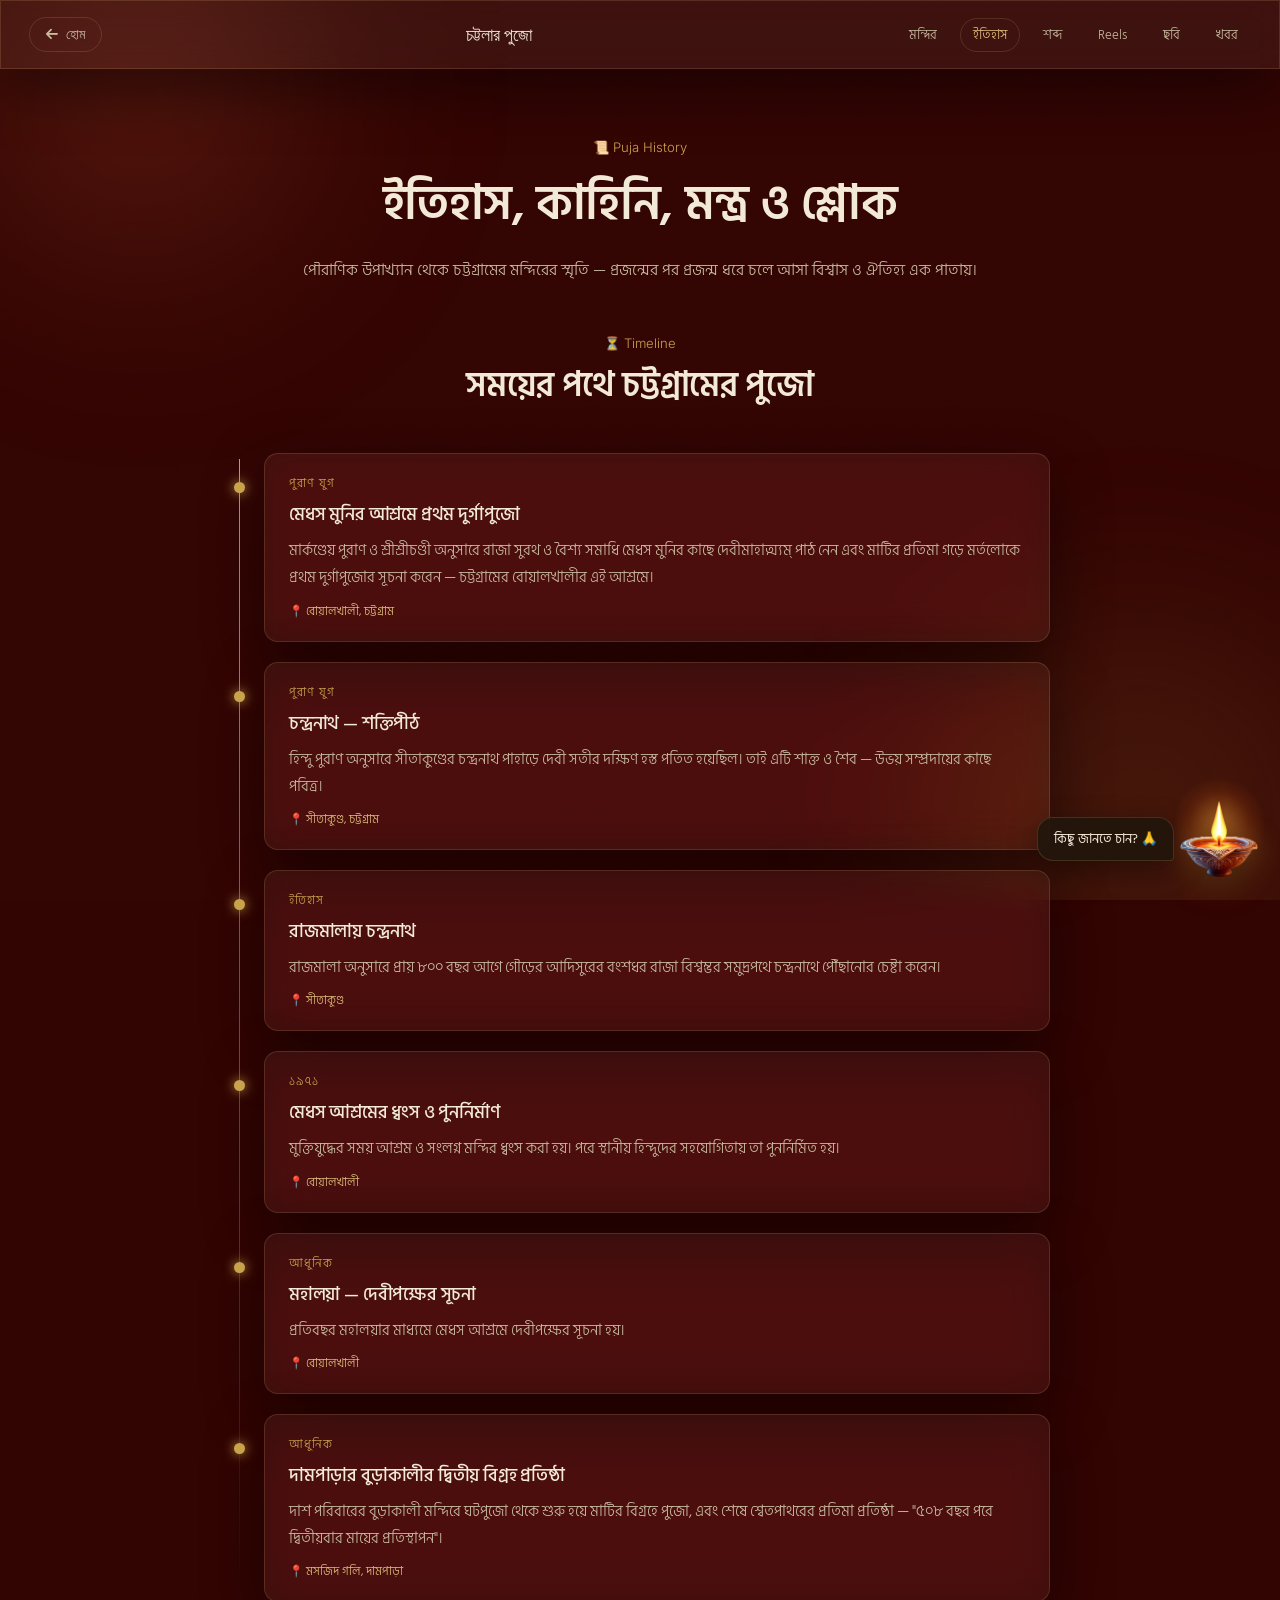
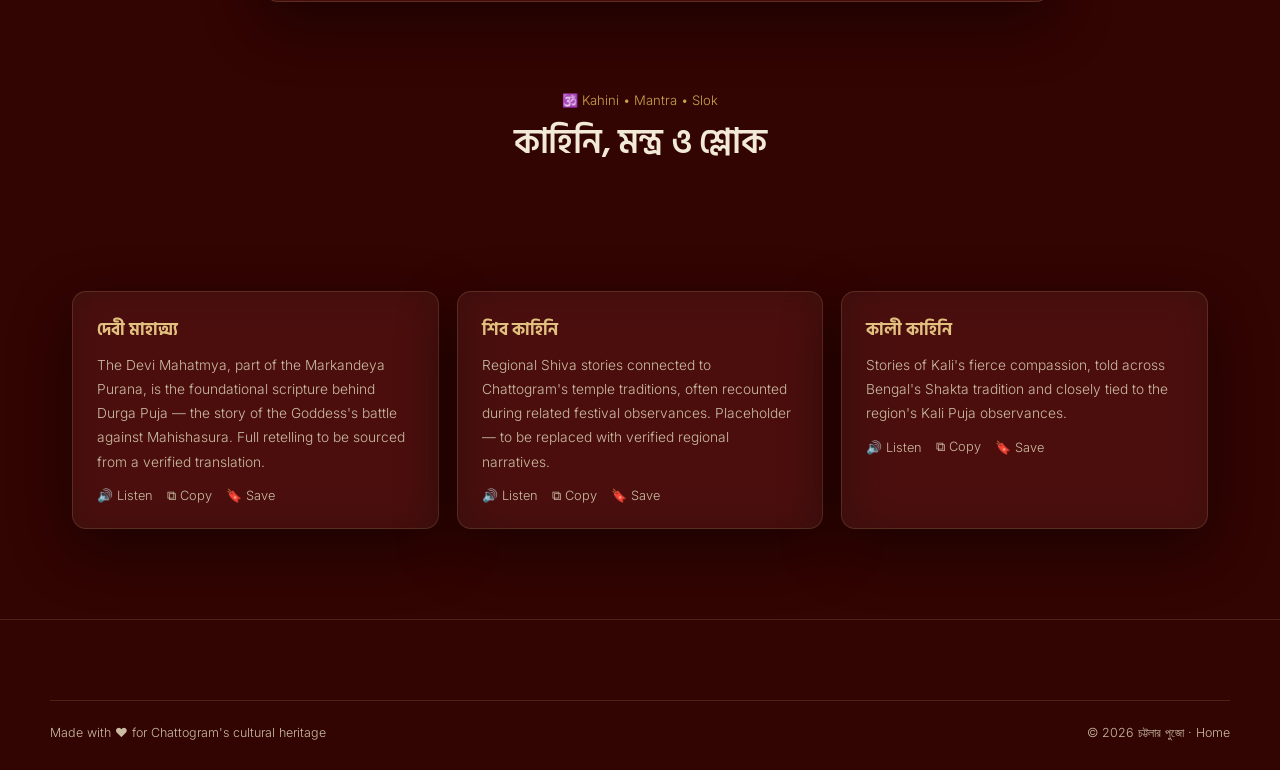
<file: history.html>
<!DOCTYPE html>
<html lang="bn">
<head>
<meta charset="UTF-8">
<meta name="viewport" content="width=device-width, initial-scale=1.0">
<title>পুজোর ইতিহাস, কাহিনি ও শ্লোক — চট্টলার পুজো</title>
<meta name="description" content="চট্টগ্রামের পুজোর ইতিহাস, কাহিনি, মন্ত্র ও শ্লোক।">
<link rel="preconnect" href="https://fonts.googleapis.com">
<link rel="preconnect" href="https://fonts.gstatic.com" crossorigin>
<link rel="icon" type="image/png" href="image.png">
<link href="https://fonts.googleapis.com/css2?family=Fraunces:ital,opsz,wght@0,9..144,300;0,9..144,400;0,9..144,500;0,9..144,600;1,9..144,400&family=Hind+Siliguri:wght@300;400;500;600;700&family=Inter:wght@300;400;500;600&display=swap" rel="stylesheet">
<link href="https://fonts.googleapis.com/css2?family=Tiro+Bangla&family=Cinzel+Decorative:wght@400;700&display=swap" rel="stylesheet">
<link rel="stylesheet" href="https://cdnjs.cloudflare.com/ajax/libs/font-awesome/6.7.2/css/all.min.css">
<link rel="stylesheet" href="style.css">
<style>
.subpage-nav .sub-links{display:flex; gap:10px; flex-wrap:wrap; justify-content:center;}
.subpage-nav .sub-links a{font-size:0.8rem; color:var(--cream-dim); padding:6px 12px; border-radius:999px; border:1px solid transparent; transition:all .3s;}
.subpage-nav .sub-links a:hover{color:var(--gold-soft);}
.subpage-nav .sub-links a.current{color:var(--gold-soft); border-color:var(--glass-border);}
.subpage-nav .logo{font-family:'Fraunces',serif; font-size:1.15rem; color:var(--cream);}
@media (max-width:760px){ .subpage-nav{flex-wrap:wrap; gap:10px; justify-content:center;} .subpage-nav .logo{display:none;} }
.subpage-hero h1{font-size:clamp(1.9rem,5vw,3rem); color:var(--cream); margin:10px 0 14px;}
.subpage-hero .kicker{font-size:0.82rem; color:var(--gold);}
.subpage-hero p{color:var(--cream-dim); line-height:1.8; font-size:0.98rem;}
.sub-body{padding:40px 22px 90px; max-width:1180px; margin:0 auto; position:relative; z-index:2;}
.sub-search{display:block; width:min(420px,100%); margin:30px auto 34px; padding:12px 18px; border-radius:999px; border:1px solid var(--glass-border); background:var(--glass-bg); color:var(--cream); font:inherit; outline:none;}
.sub-search:focus{border-color:var(--gold-soft);}
.sub-empty{text-align:center; color:var(--cream-dim); padding:40px 0;}

.timeline{position:relative; max-width:820px; margin:0 auto 90px; padding-left:34px;}
.timeline::before{content:""; position:absolute; left:9px; top:6px; bottom:6px; width:1px; background:linear-gradient(var(--gold), transparent);}
.tl-item{position:relative; padding:20px 24px; margin-bottom:20px; border-radius:var(--radius-card);}
.tl-item::before{content:""; position:absolute; left:-31px; top:28px; width:11px; height:11px; border-radius:50%; background:var(--gold); box-shadow:0 0 12px var(--gold);}
.tl-era{font-size:0.72rem; color:var(--gold); letter-spacing:0.08em; margin-bottom:6px;}
.tl-item h3{color:var(--cream); font-size:1.15rem; margin-bottom:8px; font-family:'Hind Siliguri',sans-serif;}
.tl-item p{color:var(--cream-dim); line-height:1.85; font-size:0.92rem; font-family:'Hind Siliguri',sans-serif;}
.tl-place{display:inline-block; margin-top:10px; font-size:0.72rem; color:var(--gold-soft);}
.hist-head{text-align:center; margin:0 auto 40px;}
.hist-head h2{color:var(--cream); font-size:clamp(1.5rem,3.5vw,2.1rem); margin:8px 0;}
.hist-head .kicker{color:var(--gold); font-size:0.82rem;}
.kahini-card{cursor:pointer;}

</style>
</head>
<body>
<div class="ambient"><span class="g1"></span><span class="g2"></span></div>
<header class="subpage-nav glass">
  <a href="index.html" class="back-link"><i class="fa-solid fa-arrow-left"></i> হোম</a>
  <span class="logo bn">চট্টলার পুজো</span>
  <nav class="sub-links bn">
    <a href="temples.html">মন্দির</a>
    <a href="history.html" class="current">ইতিহাস</a>
    <a href="sounds.html">শব্দ</a>
    <a href="reels.html">Reels</a>
    <a href="photos.html">ছবি</a>
    <a href="updates.html">খবর</a>
  </nav>
</header>
<section class="subpage-hero">
  <div class="kicker">📜 Puja History</div>
  <h1 class="bn">ইতিহাস, কাহিনি, মন্ত্র ও শ্লোক</h1>
  <p class="bn">পৌরাণিক উপাখ্যান থেকে চট্টগ্রামের মন্দিরের স্মৃতি — প্রজন্মের পর প্রজন্ম ধরে চলে আসা বিশ্বাস ও ঐতিহ্য এক পাতায়।</p>
</section>
<main class="sub-body">
  <div class="hist-head"><div class="kicker">⏳ Timeline</div><h2 class="bn">সময়ের পথে চট্টগ্রামের পুজো</h2></div>
  <div class="timeline" id="timeline"></div>

  <div class="hist-head"><div class="kicker">🕉️ Kahini • Mantra • Slok</div><h2 class="bn">কাহিনি, মন্ত্র ও শ্লোক</h2></div>
  <div class="tabs-row reveal">
    <button class="tab-btn glass active" data-tab="kahiniTab">Kahini</button>
    <button class="tab-btn glass" data-tab="mantraTab">Mantra</button>
    <button class="tab-btn glass" data-tab="slokTab">Slok</button>
  </div>

  <div class="tab-panel active" id="kahiniTab">
    <div class="kahini-card glass">
      <h4 class="bn">দেবী মাহাত্ম্য</h4>
      <p>The Devi Mahatmya, part of the Markandeya Purana, is the foundational scripture behind Durga Puja — the story of the Goddess's battle against Mahishasura. Full retelling to be sourced from a verified translation.</p>
      <div class="kahini-actions"><span>🔊 Listen</span><span>⧉ Copy</span><span>🔖 Save</span></div>
    </div>
    <div class="kahini-card glass">
      <h4 class="bn">শিব কাহিনি</h4>
      <p>Regional Shiva stories connected to Chattogram's temple traditions, often recounted during related festival observances. Placeholder — to be replaced with verified regional narratives.</p>
      <div class="kahini-actions"><span>🔊 Listen</span><span>⧉ Copy</span><span>🔖 Save</span></div>
    </div>
    <div class="kahini-card glass">
      <h4 class="bn">কালী কাহিনি</h4>
      <p>Stories of Kali's fierce compassion, told across Bengal's Shakta tradition and closely tied to the region's Kali Puja observances.</p>
      <div class="kahini-actions"><span>🔊 Listen</span><span>⧉ Copy</span><span>🔖 Save</span></div>
    </div>
  </div>

  <div class="tab-panel" id="mantraTab">
    <div class="kahini-card glass">
      <h4>Sankalpa</h4>
      <p class="bn">পূজা শুরুর সংকল্প মন্ত্র — পূজারীর নিয়ত ও উদ্দেশ্য ঘোষণার আনুষ্ঠানিক অংশ।</p>
      <div class="kahini-actions"><span>🔊 Listen</span><span>⧉ Copy</span><span>🔖 Save</span></div>
    </div>
    <div class="kahini-card glass">
      <h4>Pushpanjali</h4>
      <p class="bn">ফুল অর্পণের সময় পাঠ করা মন্ত্র, ভক্তের শ্রদ্ধা নিবেদনের প্রতীক।</p>
      <div class="kahini-actions"><span>🔊 Listen</span><span>⧉ Copy</span><span>🔖 Save</span></div>
    </div>
  </div>

  <div class="tab-panel" id="slokTab">
    <div class="shlok-block" >
      <div class="shlok-card glass">
<div class="shlok-item"> <!---1st shlok-->
<h4 class="shlok-title">শক্তি স্তব</h4>
      <div class="sanskrit">या देवी सर्वभूतेषु शक्ति-रूपेण संस्थिता।<br>नमस्तस्यै नमस्तस्यै नमस्तस्यै नमो नमः॥</div>
      <div class="bn-line">যা দেবী সর্বভূতেষু শক্তিরূপেণ সংস্থিতা। নমস্তস্যৈ নমস্তস্যৈ নমস্তস্যৈ নমো নমঃ॥</div>
      <div class="en-line">"To the Goddess who dwells in all beings in the form of power — salutations, again and again." — from the Devi Mahamaya</div>
    </div>

  <hr>
  <!-- 2nd shlok -->
    <div class="shlok-item">
     <h4 class="shlok-title">মঙ্গল শ্লোক</h4>
       <div class="sanskrit">
         सर्वमङ्गलमाङ्गल्ये शिवे सर्वार्थसाधिके।
      </div>
    <div class="bn-line">
      সর্ব মঙ্গলের মঙ্গলময়ী, সকল কামনার সিদ্ধিদাত্রী।
    </div>
      <div class="en-line">
      O Auspicious One, fulfiller of all purposes.
      </div>
    </div>
   <hr>
<!-- 3rd shlok -->
      <div class="shlok-item">
       <h4 class="shlok-title">রক্ষা শ্লোক</h4>
         <div class="sanskrit">
           दुर्गे स्मृता हरसि भीतिमशेषजन्तोः।
        </div>
       <div class="bn-line">
          হে দুর্গা, তোমার স্মরণ সকল ভয় দূর করে।
       </div>
         <div class="en-line">
        Remembered in danger, Durga removes all fear.
          </div>
       </div>
    </div>
  </div>
  </div>
</main>
<footer>
  <div class="footer-bottom">
    <span>Made with ❤️ for Chattogram's cultural heritage</span>
    <span>© 2026 চট্টলার পুজো · <a href="index.html" style="color:var(--cream-dim);">Home</a></span>
  </div>
</footer>
<div class="kahini-modal" id="kahiniModal">
    <div class="kahini-modal-content glass"> 
        <button class="modal-close">&times;</button>
        <h3 id="modalTitle"></h3>
        <div id="modalText"></div>
    </div>
</div>

<script src="data.js"></script>
<script>
const esc = s=> String(s).replace(/[&<>"']/g, c=>({'&':'&amp;','<':'&lt;','>':'&gt;','"':'&quot;',"'":'&#39;'}[c]));
const tl = document.getElementById('timeline');
historyTimeline.forEach(e=>{
  tl.insertAdjacentHTML('beforeend', `<div class="tl-item glass">
    <div class="tl-era bn">${esc(e.era)}</div>
    <h3>${esc(e.title)}</h3>
    <p>${esc(e.text)}</p>
    ${e.place ? `<span class="tl-place bn">📍 ${esc(e.place)}</span>` : ''}
  </div>`);
});

/* tabs */
document.querySelectorAll('.tab-btn').forEach(btn=>{
  btn.onclick = ()=>{
    document.querySelectorAll('.tab-btn').forEach(b=>b.classList.remove('active'));
    document.querySelectorAll('.tab-panel').forEach(p=>p.classList.remove('active'));
    btn.classList.add('active');
    document.getElementById(btn.dataset.tab).classList.add('active');
  };
});

/* kahini / mantra card -> modal */
const kModal = document.getElementById('kahiniModal');
const closeK = ()=>{ kModal.classList.remove('active'); document.body.style.overflow=''; };
document.querySelectorAll('.kahini-card').forEach(card=>{
  card.addEventListener('click', (e)=>{
    if(e.target.closest('.kahini-actions')) return;
    document.getElementById('modalTitle').innerHTML = card.querySelector('h4').innerHTML;
    document.getElementById('modalText').innerHTML = card.querySelector('p').innerHTML;
    kModal.classList.add('active'); document.body.style.overflow = 'hidden';
  });
});
kModal.querySelector('.modal-close').addEventListener('click', closeK);
kModal.addEventListener('click', (e)=>{ if(e.target === kModal) closeK(); });
document.addEventListener('keydown', (e)=>{ if(e.key === 'Escape') closeK(); });

/* Copy / Save buttons */
document.querySelectorAll('.kahini-actions span').forEach(el=>{
  if(el.textContent.includes('Copy')){
    el.style.cursor = 'pointer';
    el.onclick = ()=>{
      const card = el.closest('.kahini-card');
      const txt = card.querySelector('h4').textContent + '\n' + card.querySelector('p').textContent;
      (navigator.clipboard ? navigator.clipboard.writeText(txt) : Promise.reject()).then(()=>{
        const old = el.textContent; el.textContent = '✓ Copied'; setTimeout(()=> el.textContent = old, 1400);
      }).catch(()=>{});
    };
  }
  if(el.textContent.includes('Save')){
    el.style.cursor = 'pointer';
    const key = 'pj-hist-save:' + el.closest('.kahini-card').querySelector('h4').textContent.trim();
    try{ if(localStorage.getItem(key)) el.classList.add('saved'); }catch(e){}
    el.onclick = ()=>{
      el.classList.toggle('saved');
      try{ el.classList.contains('saved') ? localStorage.setItem(key,'1') : localStorage.removeItem(key); }catch(e){}
    };
  }
});
</script>
<script src="chatbot.js"></script>
<script src="celebrate.js"></script>
</body>
</html>
</file>
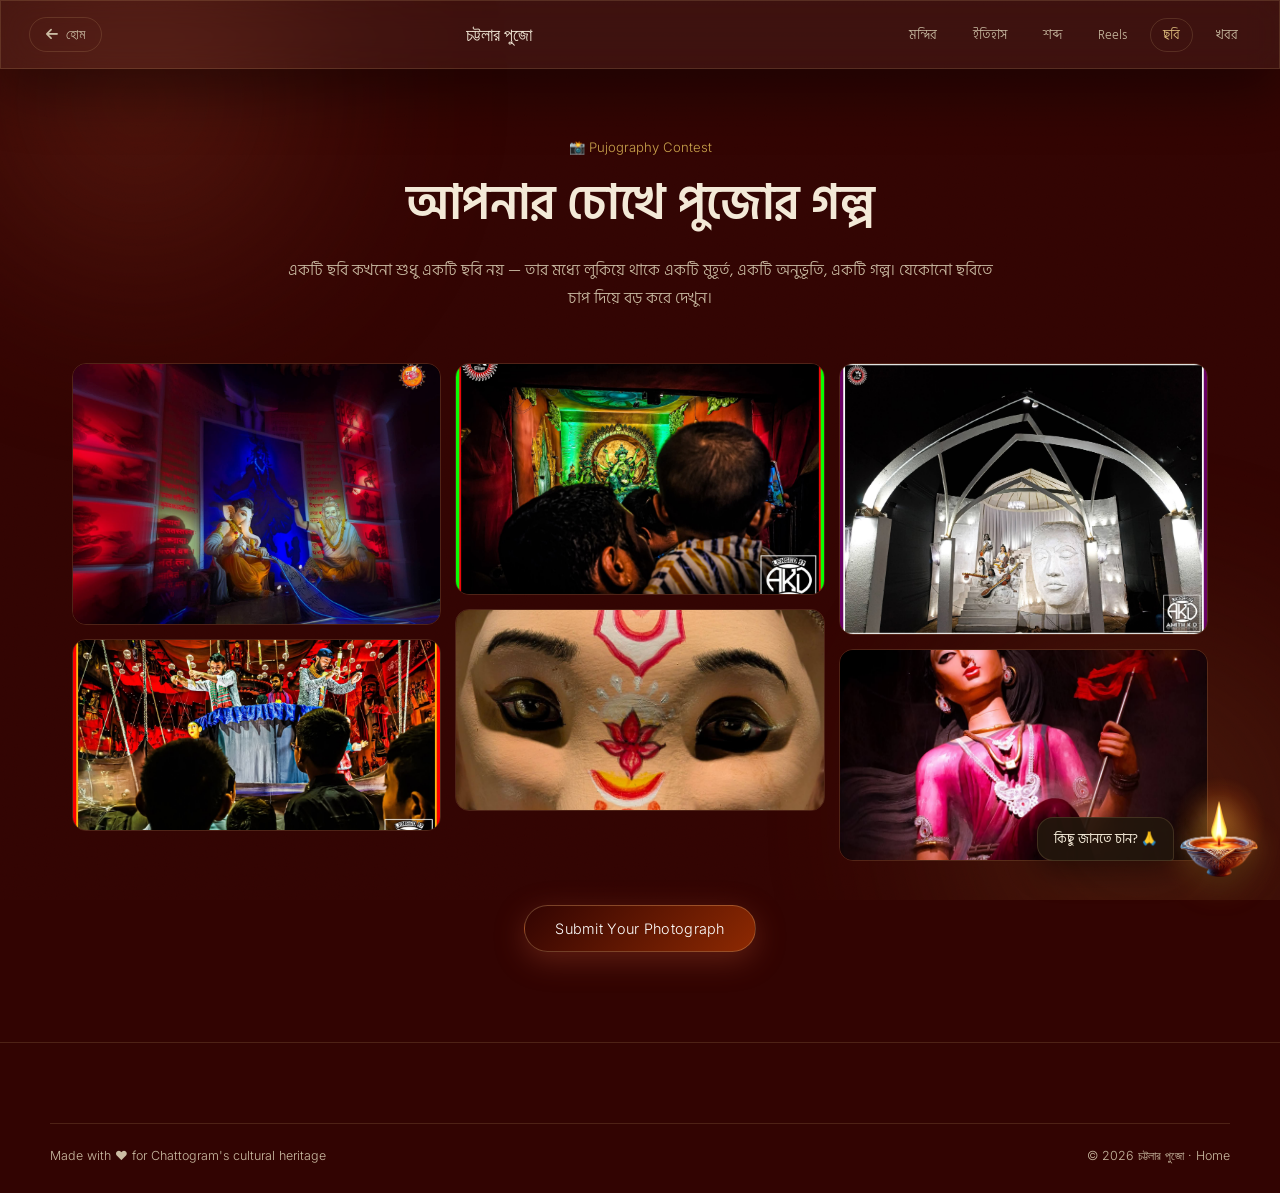
<file: photos.html>
<!DOCTYPE html>
<html lang="bn">
<head>
<meta charset="UTF-8">
<meta name="viewport" content="width=device-width, initial-scale=1.0">
<title>Pujography — চট্টলার পুজো</title>
<meta name="description" content="Pujography — চট্টগ্রামের পুজোর সব ছবি।">
<link rel="preconnect" href="https://fonts.googleapis.com">
<link rel="preconnect" href="https://fonts.gstatic.com" crossorigin>
<link rel="icon" type="image/png" href="image.png">
<link href="https://fonts.googleapis.com/css2?family=Fraunces:ital,opsz,wght@0,9..144,300;0,9..144,400;0,9..144,500;0,9..144,600;1,9..144,400&family=Hind+Siliguri:wght@300;400;500;600;700&family=Inter:wght@300;400;500;600&display=swap" rel="stylesheet">
<link href="https://fonts.googleapis.com/css2?family=Tiro+Bangla&family=Cinzel+Decorative:wght@400;700&display=swap" rel="stylesheet">
<link rel="stylesheet" href="https://cdnjs.cloudflare.com/ajax/libs/font-awesome/6.7.2/css/all.min.css">
<link rel="stylesheet" href="style.css">
<style>
.subpage-nav .sub-links{display:flex; gap:10px; flex-wrap:wrap; justify-content:center;}
.subpage-nav .sub-links a{font-size:0.8rem; color:var(--cream-dim); padding:6px 12px; border-radius:999px; border:1px solid transparent; transition:all .3s;}
.subpage-nav .sub-links a:hover{color:var(--gold-soft);}
.subpage-nav .sub-links a.current{color:var(--gold-soft); border-color:var(--glass-border);}
.subpage-nav .logo{font-family:'Fraunces',serif; font-size:1.15rem; color:var(--cream);}
@media (max-width:760px){ .subpage-nav{flex-wrap:wrap; gap:10px; justify-content:center;} .subpage-nav .logo{display:none;} }
.subpage-hero h1{font-size:clamp(1.9rem,5vw,3rem); color:var(--cream); margin:10px 0 14px;}
.subpage-hero .kicker{font-size:0.82rem; color:var(--gold);}
.subpage-hero p{color:var(--cream-dim); line-height:1.8; font-size:0.98rem;}
.sub-body{padding:40px 22px 90px; max-width:1180px; margin:0 auto; position:relative; z-index:2;}
.sub-search{display:block; width:min(420px,100%); margin:30px auto 34px; padding:12px 18px; border-radius:999px; border:1px solid var(--glass-border); background:var(--glass-bg); color:var(--cream); font:inherit; outline:none;}
.sub-search:focus{border-color:var(--gold-soft);}
.sub-empty{text-align:center; color:var(--cream-dim); padding:40px 0;}

</style>
</head>
<body>
<div class="ambient"><span class="g1"></span><span class="g2"></span></div>
<header class="subpage-nav glass">
  <a href="index.html" class="back-link"><i class="fa-solid fa-arrow-left"></i> হোম</a>
  <span class="logo bn">চট্টলার পুজো</span>
  <nav class="sub-links bn">
    <a href="temples.html">মন্দির</a>
    <a href="history.html">ইতিহাস</a>
    <a href="sounds.html">শব্দ</a>
    <a href="reels.html">Reels</a>
    <a href="photos.html" class="current">ছবি</a>
    <a href="updates.html">খবর</a>
  </nav>
</header>
<section class="subpage-hero">
  <div class="kicker">📸 Pujography Contest</div>
  <h1 class="bn">আপনার চোখে পুজোর গল্প</h1>
  <p class="bn">একটি ছবি কখনো শুধু একটি ছবি নয় — তার মধ্যে লুকিয়ে থাকে একটি মুহূর্ত, একটি অনুভূতি, একটি গল্প। যেকোনো ছবিতে চাপ দিয়ে বড় করে দেখুন।</p>
</section>
<main class="sub-body">
  <div class="masonry" id="photoGrid"></div>
  <div class="sub-empty bn" id="photoEmpty" style="display:none;">এখনো কোনো ছবি যুক্ত হয়নি।</div>
  <div style="text-align:center; margin-top:44px;">
    <a href="index.html#gallery" class="btn btn-primary">Submit Your Photograph</a>
  </div>
</main>
<footer>
  <div class="footer-bottom">
    <span>Made with ❤️ for Chattogram's cultural heritage</span>
    <span>© 2026 চট্টলার পুজো · <a href="index.html" style="color:var(--cream-dim);">Home</a></span>
  </div>
</footer>
<script src="data.js"></script>
<script>
/* Plain photo wall: no like / comment buttons. Click a photo to enlarge. */
const grid = document.getElementById('photoGrid');
const emptyMsg = document.getElementById('photoEmpty');
const tileHTML = (p, i)=>{
  const bg = p.img
    ? `<img class="ph" loading="lazy" src="${p.img}" alt="${p.cap}" style="height:${p.h}px; object-fit:cover;">`
    : `<div class="ph" style="height:${p.h}px; background:linear-gradient(160deg, ${tones[i%tones.length]}, #0a0705);"></div>`;
  return `<div class="tile"${p.img ? ` data-src="${p.img}"` : ''}>${bg}
    <div class="cap"><strong>${p.cap}</strong><span>${p.loc}${p.credit ? ' · © '+p.credit : ''}</span></div>
  </div>`;
};
/* your own photos (data.js → photos[]) */
photos.forEach((p,i)=> grid.insertAdjacentHTML('beforeend', tileHTML(p,i)));
if(!photos.length) emptyMsg.style.display = 'block';
/* visitor photos you approved — newest first, shown ahead of the rest */
loadCommunityPhotos().then(list=>{
  if(!list.length) return;
  emptyMsg.style.display = 'none';
  grid.insertAdjacentHTML('afterbegin', list.map(tileHTML).join(''));
});
grid.addEventListener('click', (e)=>{
  const tile = e.target.closest('.tile');
  if(tile && tile.dataset.src) openLightbox(tile.dataset.src);
});
document.addEventListener('keydown', (e)=>{
  if(e.key === 'Escape') document.querySelectorAll('body > div[style*="z-index:600"]').forEach(b=>b.remove());
});
</script>
<script src="chatbot.js"></script>
<script src="celebrate.js"></script>
</body>
</html>
</file>
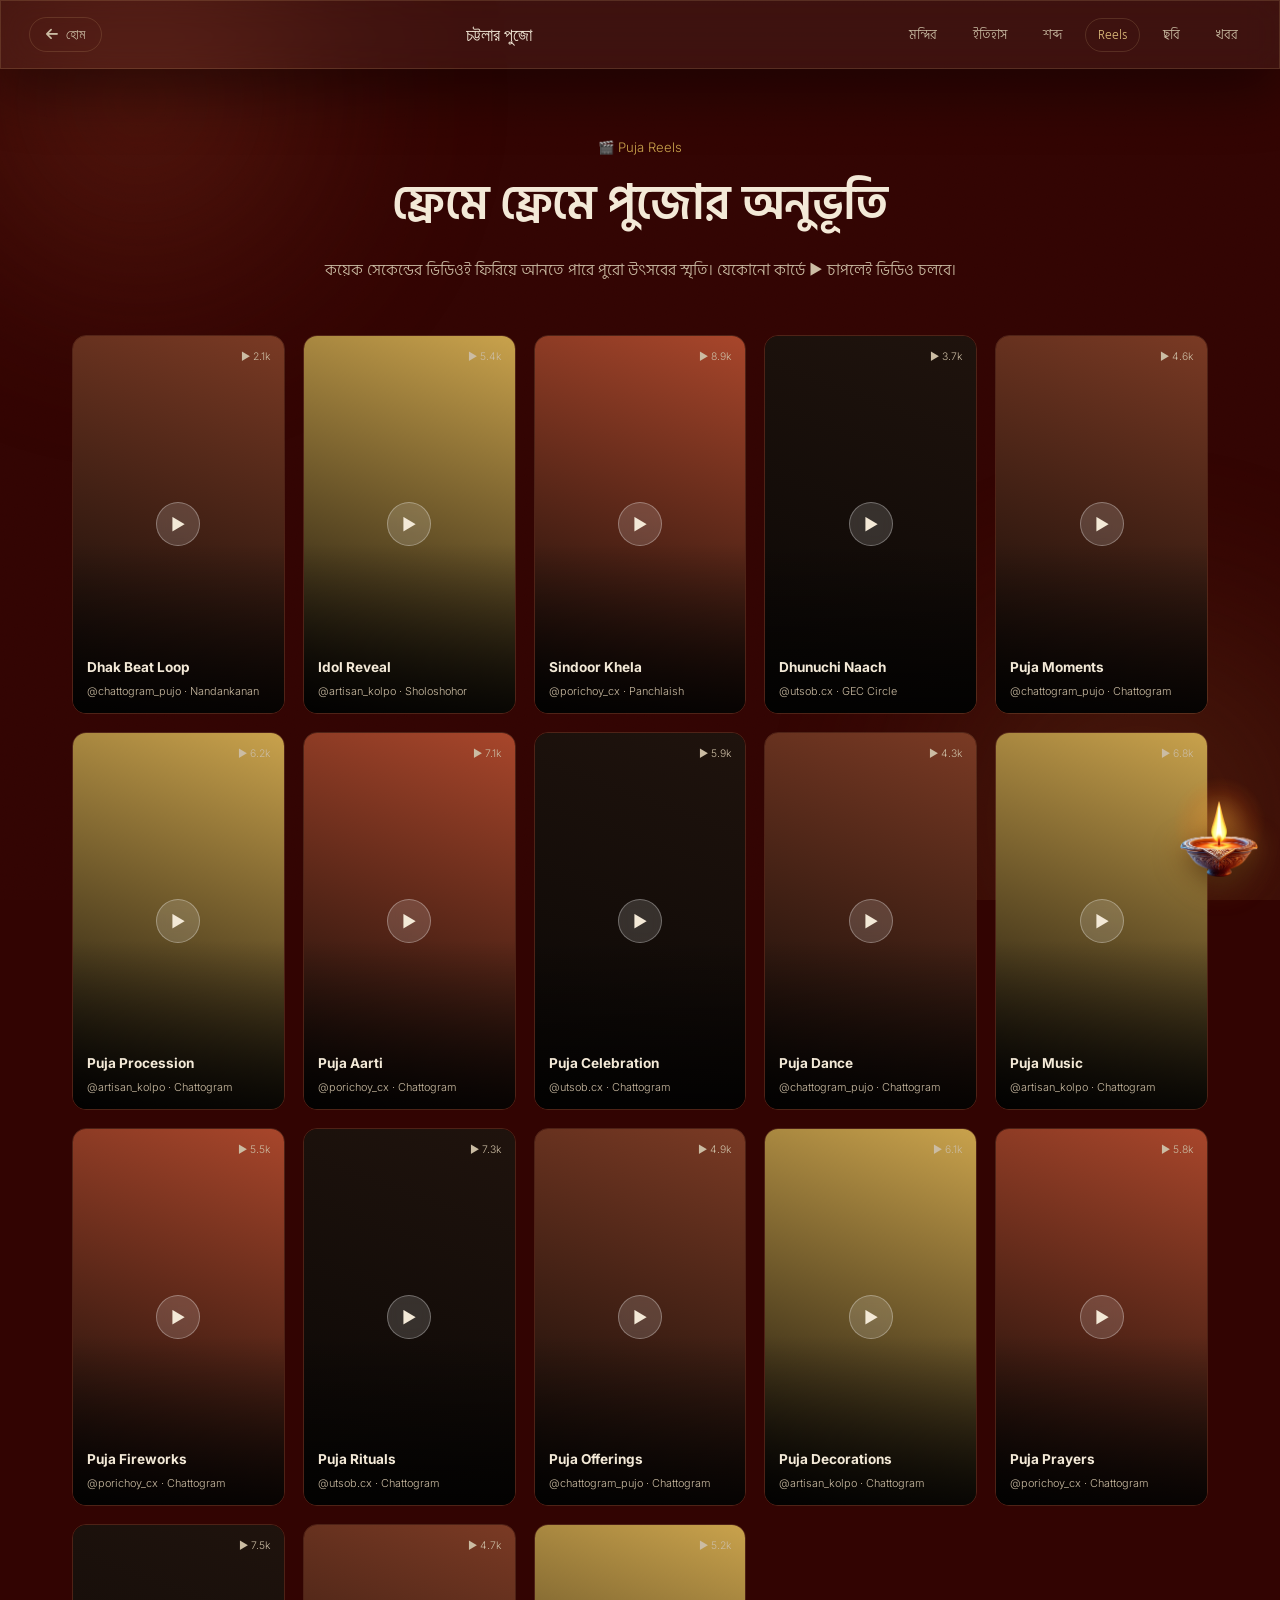
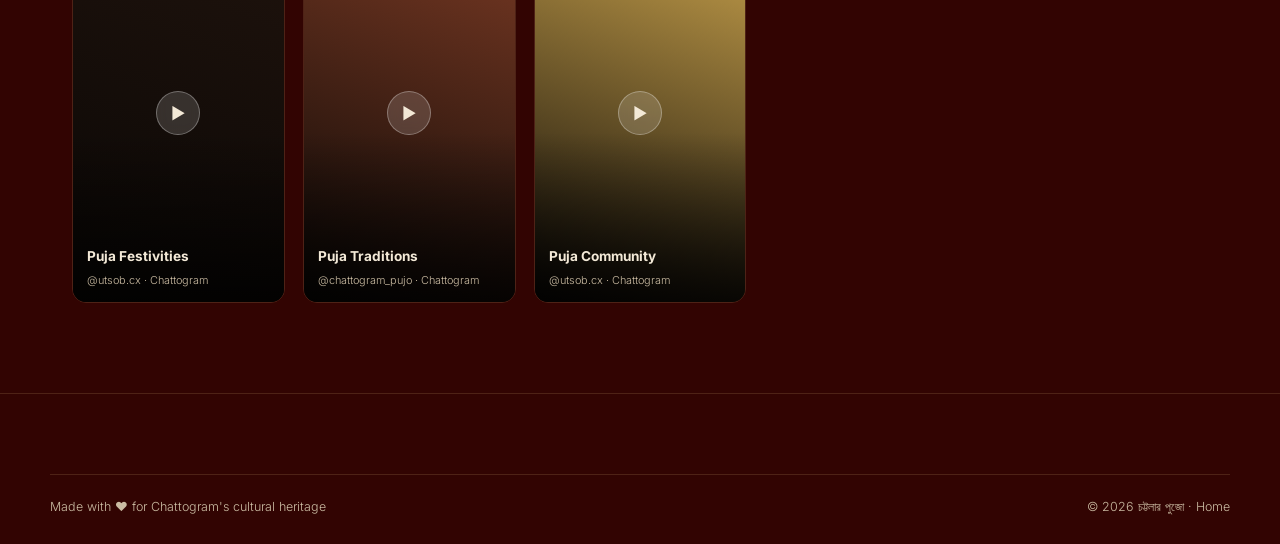
<file: reels.html>
<!DOCTYPE html>
<html lang="bn">
<head>
<meta charset="UTF-8">
<meta name="viewport" content="width=device-width, initial-scale=1.0">
<title>Puja Reels — চট্টলার পুজো</title>
<meta name="description" content="চট্টগ্রামের পুজোর সব Reels এক জায়গায়।">
<link rel="preconnect" href="https://fonts.googleapis.com">
<link rel="preconnect" href="https://fonts.gstatic.com" crossorigin>
<link rel="icon" type="image/png" href="image.png">
<link href="https://fonts.googleapis.com/css2?family=Fraunces:ital,opsz,wght@0,9..144,300;0,9..144,400;0,9..144,500;0,9..144,600;1,9..144,400&family=Hind+Siliguri:wght@300;400;500;600;700&family=Inter:wght@300;400;500;600&display=swap" rel="stylesheet">
<link href="https://fonts.googleapis.com/css2?family=Tiro+Bangla&family=Cinzel+Decorative:wght@400;700&display=swap" rel="stylesheet">
<link rel="stylesheet" href="https://cdnjs.cloudflare.com/ajax/libs/font-awesome/6.7.2/css/all.min.css">
<link rel="stylesheet" href="style.css">
<style>
.subpage-nav .sub-links{display:flex; gap:10px; flex-wrap:wrap; justify-content:center;}
.subpage-nav .sub-links a{font-size:0.8rem; color:var(--cream-dim); padding:6px 12px; border-radius:999px; border:1px solid transparent; transition:all .3s;}
.subpage-nav .sub-links a:hover{color:var(--gold-soft);}
.subpage-nav .sub-links a.current{color:var(--gold-soft); border-color:var(--glass-border);}
.subpage-nav .logo{font-family:'Fraunces',serif; font-size:1.15rem; color:var(--cream);}
@media (max-width:760px){ .subpage-nav{flex-wrap:wrap; gap:10px; justify-content:center;} .subpage-nav .logo{display:none;} }
.subpage-hero h1{font-size:clamp(1.9rem,5vw,3rem); color:var(--cream); margin:10px 0 14px;}
.subpage-hero .kicker{font-size:0.82rem; color:var(--gold);}
.subpage-hero p{color:var(--cream-dim); line-height:1.8; font-size:0.98rem;}
.sub-body{padding:40px 22px 90px; max-width:1180px; margin:0 auto; position:relative; z-index:2;}
.sub-search{display:block; width:min(420px,100%); margin:30px auto 34px; padding:12px 18px; border-radius:999px; border:1px solid var(--glass-border); background:var(--glass-bg); color:var(--cream); font:inherit; outline:none;}
.sub-search:focus{border-color:var(--gold-soft);}
.sub-empty{text-align:center; color:var(--cream-dim); padding:40px 0;}

</style>
</head>
<body>
<div class="ambient"><span class="g1"></span><span class="g2"></span></div>
<header class="subpage-nav glass">
  <a href="index.html" class="back-link"><i class="fa-solid fa-arrow-left"></i> হোম</a>
  <span class="logo bn">চট্টলার পুজো</span>
  <nav class="sub-links bn">
    <a href="temples.html">মন্দির</a>
    <a href="history.html">ইতিহাস</a>
    <a href="sounds.html">শব্দ</a>
    <a href="reels.html" class="current">Reels</a>
    <a href="photos.html">ছবি</a>
    <a href="updates.html">খবর</a>
  </nav>
</header>
<section class="subpage-hero">
  <div class="kicker">🎬 Puja Reels</div>
  <h1 class="bn">ফ্রেমে ফ্রেমে পুজোর অনুভূতি</h1>
  <p class="bn">কয়েক সেকেন্ডের ভিডিওই ফিরিয়ে আনতে পারে পুরো উৎসবের স্মৃতি। যেকোনো কার্ডে ▶ চাপলেই ভিডিও চলবে।</p>
</section>
<main class="sub-body">
  <div class="reel-grid" id="reelGrid"></div>
  <div class="sub-empty bn" id="reelEmpty" style="display:none;">এখনো কোনো Reel যুক্ত হয়নি।</div>
</main>
<footer>
  <div class="footer-bottom">
    <span>Made with ❤️ for Chattogram's cultural heritage</span>
    <span>© 2026 চট্টলার পুজো · <a href="index.html" style="color:var(--cream-dim);">Home</a></span>
  </div>
</footer>
<script src="data.js"></script>
<script>
const reelGrid = document.getElementById('reelGrid');
if(reels.length){
  reels.forEach((r,i)=> reelGrid.insertAdjacentHTML('beforeend', renderReelCardHTML(r,i)));
  initReelPlayback(reelGrid, reels);
} else document.getElementById('reelEmpty').style.display = 'block';
</script>
<script src="chatbot.js"></script>
<script src="celebrate.js"></script>
</body>
</html>
</file>
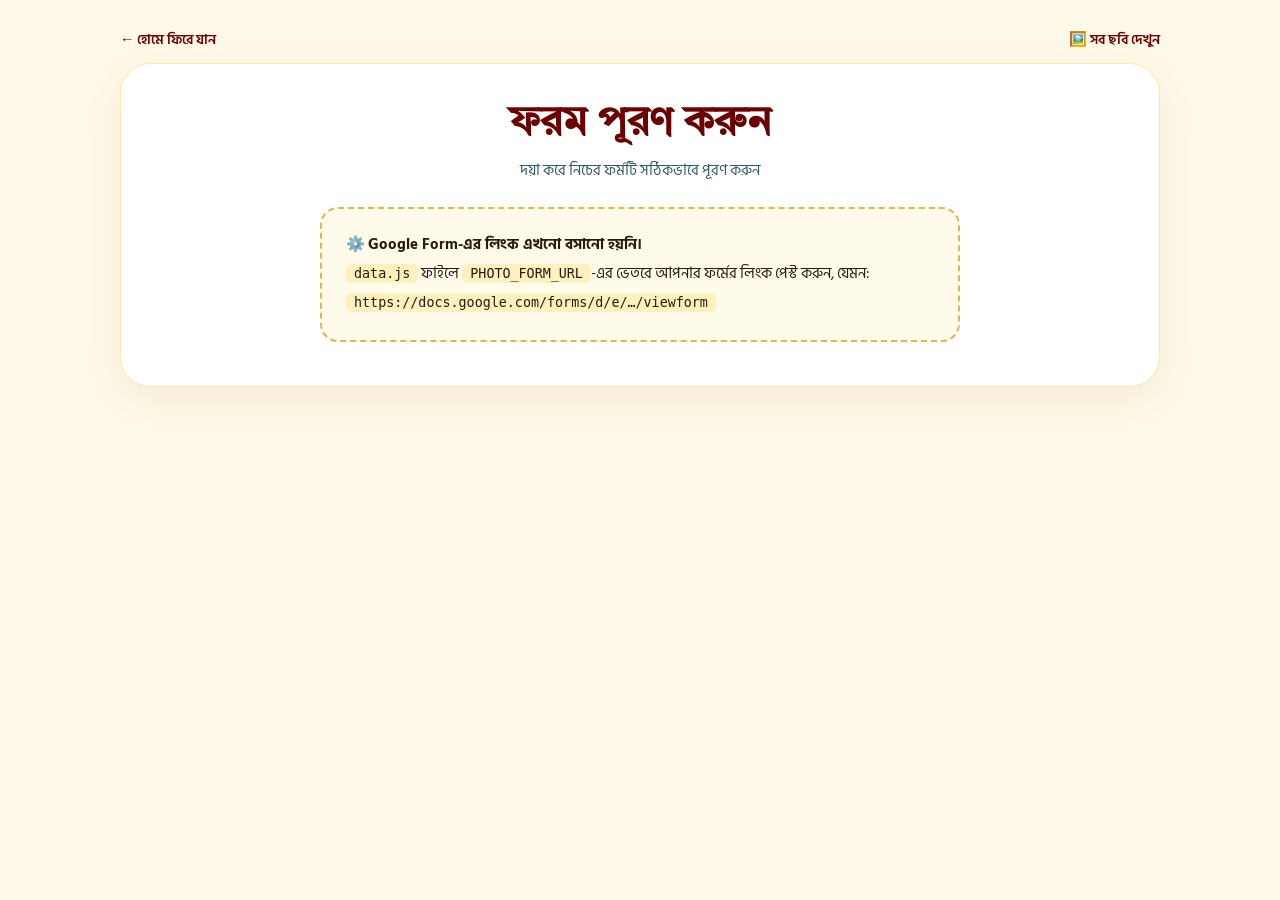
<file: submit.html>
<!DOCTYPE html>
<html lang="bn">
<head>
<meta charset="UTF-8">
<meta name="viewport" content="width=device-width, initial-scale=1.0">
<title>ফরম পূরণ করুন — চট্টলার পুজো</title>
<meta name="description" content="চট্টগ্রামের পুজোর আপনার তোলা ছবি জমা দিন।">
<link rel="icon" type="image/png" href="image.png">
<link rel="preconnect" href="https://fonts.googleapis.com">
<link rel="preconnect" href="https://fonts.gstatic.com" crossorigin>
<link href="https://fonts.googleapis.com/css2?family=Hind+Siliguri:wght@400;500;600;700&family=Tiro+Bangla&display=swap" rel="stylesheet">
<style>
  *{box-sizing:border-box; margin:0; padding:0;}
  body{background:#fff9e8; font-family:'Hind Siliguri',sans-serif; color:#2a1a10; min-height:100vh; padding:28px 14px 60px;}
  .top{max-width:1040px; margin:0 auto 12px; display:flex; justify-content:space-between; align-items:center; gap:12px; flex-wrap:wrap;}
  .top a{color:#6b0000; text-decoration:none; font-size:.9rem; font-weight:600;}
  .top a:hover{text-decoration:underline;}
  .card{max-width:1040px; margin:0 auto; background:#fff; border:1px solid #fbe9a6; border-radius:30px; padding:34px 20px 26px; box-shadow:0 12px 40px rgba(120,80,0,.08);}
  h1{font-family:'Tiro Bangla','Hind Siliguri',serif; font-size:clamp(1.9rem,5vw,2.6rem); color:#6b0000; text-align:center; line-height:1.3;}
  .sub{text-align:center; color:#355a6b; font-size:.95rem; margin:6px 0 24px;}
  .frame-wrap{max-width:800px; margin:0 auto; position:relative;}
  iframe{width:100%; height:min(1500px, 190vh); border:0; display:block; background:#fff;}
  .note{max-width:800px; margin:18px auto 0; font-size:.82rem; color:#7a6a58; line-height:1.8; text-align:center;}
  .open-btn{display:inline-block; margin-top:12px; padding:11px 22px; border-radius:999px; background:#6b0000; color:#fff; text-decoration:none; font-weight:600; font-size:.9rem;}
  .open-btn:hover{background:#8a1a0a;}
  .setup{max-width:640px; margin:10px auto; padding:22px 24px; border:2px dashed #e0b84a; border-radius:18px; background:#fffbea; line-height:1.9; font-size:.95rem;}
  .setup code{background:#fff1bd; padding:2px 8px; border-radius:6px; font-size:.88em;}
</style>
</head>
<body>
<div class="top">
  <a href="index.html">← হোমে ফিরে যান</a>
  <a href="photos.html">🖼️ সব ছবি দেখুন</a>
</div>

<main class="card">
  <h1>ফরম পূরণ করুন</h1>
  <p class="sub">দয়া করে নিচের ফর্মটি সঠিকভাবে পূরণ করুন</p>

  <div class="frame-wrap" id="frameWrap"></div>
  <div class="note" id="note"></div>
</main>

<script src="data.js"></script>
<script>
const wrap = document.getElementById('frameWrap'), note = document.getElementById('note');
const src = googleFormEmbedURL(PHOTO_FORM_URL);
if(src){
  wrap.innerHTML = `<iframe src="${src}" title="ছবি জমা দেওয়ার ফর্ম" loading="eager">লোড হচ্ছে…</iframe>`;
  note.innerHTML = `ফর্মটি না দেখা গেলে নিচের বাটনে চাপ দিয়ে নতুন ট্যাবে খুলুন।<br>
    <a class="open-btn" href="${PHOTO_FORM_URL.replace(/"/g,'&quot;')}" target="_blank" rel="noopener">নতুন ট্যাবে ফর্ম খুলুন ↗</a>`;
}else{
  wrap.innerHTML = `<div class="setup">
    ⚙️ <strong>Google Form-এর লিংক এখনো বসানো হয়নি।</strong><br>
    <code>data.js</code> ফাইলে <code>PHOTO_FORM_URL</code>-এর ভেতরে আপনার ফর্মের লিংক পেস্ট করুন, যেমন:<br>
    <code>https://docs.google.com/forms/d/e/…/viewform</code>
  </div>`;
}
</script>
</body>
</html>
</file>
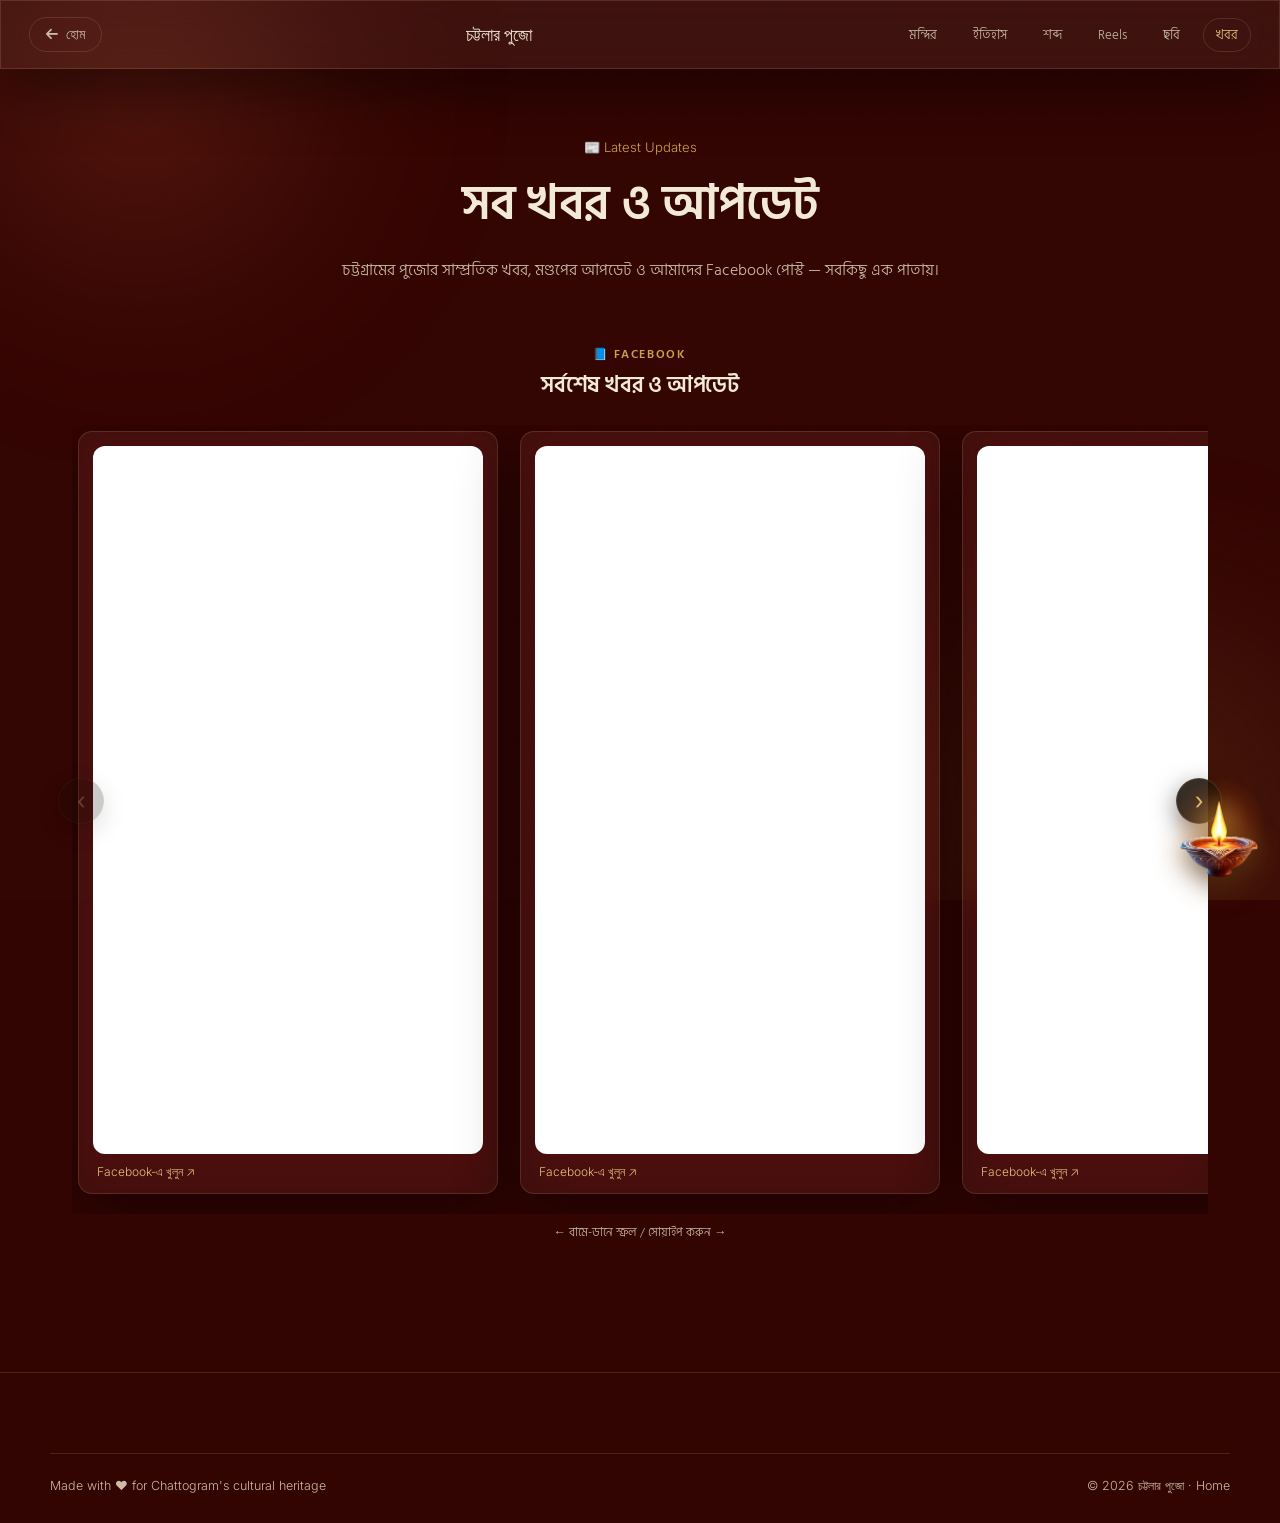
<file: updates.html>
<!DOCTYPE html>
<html lang="bn">
<head>
<meta charset="UTF-8">
<meta name="viewport" content="width=device-width, initial-scale=1.0">
<title>খবর ও আপডেট — চট্টলার পুজো</title>
<meta name="description" content="চট্টগ্রামের পুজোর সব খবর ও Facebook পোস্ট এক জায়গায়।">
<link rel="preconnect" href="https://fonts.googleapis.com">
<link rel="preconnect" href="https://fonts.gstatic.com" crossorigin>
<link rel="icon" type="image/png" href="image.png">
<link href="https://fonts.googleapis.com/css2?family=Fraunces:ital,opsz,wght@0,9..144,300;0,9..144,400;0,9..144,500;0,9..144,600;1,9..144,400&family=Hind+Siliguri:wght@300;400;500;600;700&family=Inter:wght@300;400;500;600&display=swap" rel="stylesheet">
<link href="https://fonts.googleapis.com/css2?family=Tiro+Bangla&family=Cinzel+Decorative:wght@400;700&display=swap" rel="stylesheet">
<link rel="stylesheet" href="https://cdnjs.cloudflare.com/ajax/libs/font-awesome/6.7.2/css/all.min.css">
<link rel="stylesheet" href="style.css">
<style>
.subpage-nav .sub-links{display:flex; gap:10px; flex-wrap:wrap; justify-content:center;}
.subpage-nav .sub-links a{font-size:0.8rem; color:var(--cream-dim); padding:6px 12px; border-radius:999px; border:1px solid transparent; transition:all .3s;}
.subpage-nav .sub-links a:hover{color:var(--gold-soft);}
.subpage-nav .sub-links a.current{color:var(--gold-soft); border-color:var(--glass-border);}
.subpage-nav .logo{font-family:'Fraunces',serif; font-size:1.15rem; color:var(--cream);}
@media (max-width:760px){ .subpage-nav{flex-wrap:wrap; gap:10px; justify-content:center;} .subpage-nav .logo{display:none;} }
.subpage-hero h1{font-size:clamp(1.9rem,5vw,3rem); color:var(--cream); margin:10px 0 14px;}
.subpage-hero .kicker{font-size:0.82rem; color:var(--gold);}
.subpage-hero p{color:var(--cream-dim); line-height:1.8; font-size:0.98rem;}
.sub-body{padding:40px 22px 90px; max-width:1180px; margin:0 auto; position:relative; z-index:2;}
.sub-search{display:block; width:min(420px,100%); margin:30px auto 34px; padding:12px 18px; border-radius:999px; border:1px solid var(--glass-border); background:var(--glass-bg); color:var(--cream); font:inherit; outline:none;}
.sub-search:focus{border-color:var(--gold-soft);}
.sub-empty{text-align:center; color:var(--cream-dim); padding:40px 0;}

</style>
<style>
.upd-title{font-family:'Hind Siliguri',sans-serif; color:var(--cream); font-size:1.35rem; margin:10px 0 22px; text-align:center;}
.upd-title small{display:block; color:var(--gold); font-size:.72rem; letter-spacing:.14em; margin-bottom:4px;}
</style>
</head>
<body>
<div class="ambient"><span class="g1"></span><span class="g2"></span></div>
<header class="subpage-nav glass">
  <a href="index.html" class="back-link"><i class="fa-solid fa-arrow-left"></i> হোম</a>
  <span class="logo bn">চট্টলার পুজো</span>
  <nav class="sub-links bn">
    <a href="temples.html">মন্দির</a>
    <a href="history.html">ইতিহাস</a>
    <a href="sounds.html">শব্দ</a>
    <a href="reels.html">Reels</a>
    <a href="photos.html">ছবি</a>
    <a href="updates.html" class="current">খবর</a>
  </nav>
</header>
<section class="subpage-hero">
  <div class="kicker">📰 Latest Updates</div>
  <h1 class="bn">সব খবর ও আপডেট</h1>
  <p class="bn">চট্টগ্রামের পুজোর সাম্প্রতিক খবর, মণ্ডপের আপডেট ও আমাদের Facebook পোস্ট — সবকিছু এক পাতায়।</p>
</section>
<main class="sub-body">
  <h2 class="upd-title bn"><small>📘 FACEBOOK</small>সর্বশেষ খবর ও আপডেট</h2>
  <div class="fb-strip-wrap">
    <button type="button" class="fb-arrow prev" aria-label="আগের পোস্ট">‹</button>
    <div class="fb-strip" id="fbGrid"></div>
    <button type="button" class="fb-arrow next" aria-label="পরের পোস্ট">›</button>
  </div>
  <div class="fb-empty glass bn" id="fbEmpty" style="display:none;">
    এখনো কোনো Facebook পোস্ট যুক্ত হয়নি।<br>
    <code>data.js</code>-এর <code>fbPosts</code>-এ পোস্টের এমবেড কোড বা লিংক বসান, অথবা <code>FB_PAGE_URL</code>-এ আপনার পেজের লিংক দিন — পোস্টগুলো এখানে নিজে থেকেই দেখাবে।
  </div>
</main>
<footer>
  <div class="footer-bottom">
    <span>Made with ❤️ for Chattogram's cultural heritage</span>
    <span>© 2026 চট্টলার পুজো · <a href="index.html" style="color:var(--cream-dim);">Home</a></span>
  </div>
</footer>
<script src="data.js"></script>
<script>
const fg = document.getElementById('fbGrid');
let shown = renderFbPosts(fg, fbPosts);              // every post you added in data.js → fbPosts
if(renderFbPage(fg, FB_PAGE_URL)) shown++;           // + the live page feed, if FB_PAGE_URL is set
if(!shown) document.getElementById('fbEmpty').style.display = 'block';
else initFbStrip(fg);
</script>
<script src="chatbot.js"></script>
<script src="celebrate.js"></script>
</body>
</html>
</file>
<file: style.css>
/* ============ DESIGN TOKENS ============ */
:root{
  --void:#320402;
  --orange-base: rgba(144, 42, 2, 0.985);
  --deep:#160e0a;
  --deep-2:#1f130d;
  --gold:#c9a24c;
  --gold-soft:#e2c07f;
  --ember:#a8462b;
  --ember-bright:#2f0d03;
  --cream:#f3e9d7;
  --cream-dim:#cbbca3;
  --glass-bg:rgba(255,244,224,0.055);
  --glass-bg-strong:rgba(255,244,224,0.09);
  --glass-border:rgba(230,190,130,0.16);
  --glass-border-strong:rgba(230,190,130,0.30);
  --shadow-soft:0 20px 60px rgba(0,0,0,0.45);
  --radius-card: 14px;
  --radius-pill:100px;
  --ease:cubic-bezier(.16,.84,.444,1);
}

*{box-sizing:border-box; margin:0; padding:0;}
html{scroll-behavior: smooth;}
body{
  background:var(--void);
  color:var(--cream);
  font-family:'Inter',sans-serif;
  font-weight:300;
  overflow-x:hidden;
  position:relative;
}
@font-face {
  font-family: "Tiro Bangla" ;
  src: url(TiroBangla-Regular.ttf);
}
.bn{font-family:'Hind Siliguri',sans-serif;}
h1,h2,h3,.display{font-family:'Fraunces',serif; font-weight:500; letter-spacing:-0.01em;}
h1.bn,h2.bn,h3.bn,.display.bn{font-family:'Hind Siliguri',sans-serif; font-weight:600;}
a{color:inherit; text-decoration:none;}
button{font-family:inherit; cursor:pointer;}
img{max-width:100%; display:block;}

/* film grain */
body::before{
  content:"";
  position:fixed; inset:0; z-index:2; pointer-events:none;
  opacity:0.07; mix-blend-mode:overlay;
  background-image:url("data:image/svg+xml,%3Csvg xmlns='http://www.w3.org/2000/svg' width='120' height='120'%3E%3Cfilter id='n'%3E%3CfeTurbulence type='fractalNoise' baseFrequency='0.9' numOctaves='2' stitchTiles='stitch'/%3E%3C/filter%3E%3Crect width='100%25' height='100%25' filter='url(%23n)'/%3E%3C/svg%3E");
}


/* ambient background glow, whole page */
.ambient{position:fixed; inset:0; z-index:0; pointer-events:none; overflow:hidden;}
.ambient span{position:absolute; border-radius:50%; filter:blur(90px); opacity:0.35;}
.ambient .g1{width:520px; height:520px; background:radial-gradient(circle, var(--ember) 0%, transparent 70%); top:-160px; left:-120px;}
.ambient .g2{width:600px; height:600px; background:radial-gradient(circle, var(--gold) 0%, transparent 70%); bottom:-220px; right:-160px; opacity:0.18;}

section, header, footer{position:relative; z-index:1;}

/* ============ GLASS UTILITIES ============ */
.glass{
  background:var(--glass-bg);
  backdrop-filter:blur(18px) saturate(140%);
  -webkit-backdrop-filter:blur(18px) saturate(140%);
  border:1px solid var(--glass-border);
  box-shadow:var(--shadow-soft);
}
.glass-strong{
  background:var(--glass-bg-strong);
  backdrop-filter:blur(24px) saturate(150%);
  -webkit-backdrop-filter:blur(24px) saturate(150%);
  border:1px solid var(--glass-border-strong);
}

/* ============ NAVBAR ============ */
.navbar{
  position:fixed; top:20px; left:50%; transform:translateX(-50%);
  width:min(1180px, 92%);
  z-index:100;
  border-radius:16px;
  padding:16px 26px;
  display:flex; align-items:center; justify-content:space-between;
  transition:padding .4s var(--ease), top .4s var(--ease), background .4s;
}
.navbar.compact{ padding:9px 22px; top:10px; }
.nav-brand{display:flex; flex-direction:column; line-height:1.1;}
.nav-brand .logo{font-family:'Fraunces',serif; font-size:1.25rem; letter-spacing:0.06em; font-weight:500; color:var(--cream);}
.nav-brand .sub{font-size:0.62rem; color:var(--cream-dim); letter-spacing:0.05em; margin-top:2px;}
.nav-links{display:flex; gap:28px; align-items:center;}
.nav-links a{font-size:0.85rem; color:var(--cream-dim); position:relative; padding:4px 0; white-space:nowrap;}
.nav-links a:hover{color:var(--gold-soft);}
.nav-links a.active{color:var(--gold-soft);}
.nav-links a.active::after{width:100%;}
.nav-links a::after{
  content:""; position:absolute; left:0; bottom:-2px; width:0; height:1px;
  background:var(--gold); transition:width .3s var(--ease);
}
.nav-links a:hover::after{width:100%;}
.nav-icon-search, .nav-hamburger{
  width:38px; height:38px; border-radius:50%; display:flex; align-items:center; justify-content:center;
  border:1px solid var(--glass-border); background:transparent; color:var(--cream); transition:background .3s, border-color .3s;
}
.nav-icon-search:hover, .nav-hamburger:hover{background:var(--glass-bg-strong); border-color:var(--glass-border-strong);}
.nav-hamburger{display:none;}
.nav-right{display:flex; align-items:center; gap:10px;}

@media (max-width:900px){
  .nav-links{display:none;}
  .nav-hamburger{display:flex;}
}

/* mobile drawer */
.drawer{
  position:fixed; inset:0; z-index:200;
  background:linear-gradient(160deg, var(--deep) 0%, var(--void) 100%);
  display:flex; flex-direction:column;
  padding:28px 26px 40px;
  transform:translateY(-100%); opacity:0;
  transition:transform .5s var(--ease), opacity .4s;
  overflow-y:auto;
}
.drawer.open{transform:translateY(0); opacity:1;}
.drawer-top{display:flex; justify-content:space-between; align-items:center; margin-bottom:36px;}
.drawer-close{width:38px; height:38px; border-radius:50%; border:1px solid var(--glass-border); display:flex; align-items:center; justify-content:center; background:transparent; color:var(--cream);}
.drawer-list{display:flex; flex-direction:column; gap:2px;}
.drawer-item{
  display:flex; align-items:flex-start; gap:14px;
  padding:15px 6px; border-bottom:1px solid rgba(230,190,130,0.09);
  opacity:0; transform:translateY(14px);
  animation:drawerIn .5s var(--ease) forwards;
}
.drawer.open .drawer-item{animation-play-state:running;}
.drawer-item .icon{color:var(--gold); font-size:1.1rem; margin-top:2px; width:22px; text-align:center;}
.drawer-item .num{font-size:0.7rem; color:var(--cream-dim); width:20px;}
.drawer-item .txt strong{display:block; font-size:1.02rem; font-weight:500;}
.drawer-item .txt span{display:block; font-size:0.75rem; color:var(--cream-dim); margin-top:2px;}
@keyframes drawerIn{ to{opacity:1; transform:translateY(0);} }

/* ============ REVEAL ON SCROLL ============ */
.reveal{opacity:0; transform:translateY(28px); transition:opacity .8s var(--ease), transform .8s var(--ease);}
.reveal.in{opacity:1; transform:translateY(0);}

/* ============ HERO ============ */
.hero{
  min-height:100svh; display:flex; flex-direction:column; align-items:center; justify-content:center;
  text-align:center; padding:140px 22px 60px; position:relative; overflow:hidden;
}

.hero-scene{
  position:absolute; inset:0; z-index:-1;
  background-image:
    radial-gradient(ellipse 60% 45% at 50% 112%, rgba(200,90,58,0.5) 0%, transparent 70%),
    radial-gradient(ellipse 80% 50% at 50% 0%, rgba(10,6,4,0.85) 0%, transparent 60%),
    linear-gradient(180deg, rgba(10,7,5,0.55) 0%, rgba(21,12,8,0.72) 55%, rgba(10,5,3,0.9) 100%),
    url('hero-durga.jpg');
  background-size:auto, auto, auto, cover;
  background-position:center, center, center, center 20%;
  background-repeat:no-repeat;
}
.diya{position:absolute; border-radius:50%; filter:blur(2px); opacity:0.75; animation:flicker 3.2s ease-in-out infinite;}
@keyframes flicker{ 0%,100%{opacity:.5; transform:scale(1);} 50%{opacity:.9; transform:scale(1.15);} }
.diya.d1{width:6px;height:6px;background:#ffb35c;bottom:22%;left:18%; box-shadow:0 0 18px 6px rgba(255,160,70,0.6);}
.diya.d2{width:4px;height:4px;background:#ffb35c;bottom:30%;left:74%; box-shadow:0 0 14px 5px rgba(255,160,70,0.55); animation-delay:.8s;}
.diya.d3{width:5px;height:5px;background:#ffcf8a;bottom:16%;left:56%; box-shadow:0 0 16px 6px rgba(255,180,90,0.5); animation-delay:1.6s;}
.diya.d4{width:3px;height:3px;background:#ffb35c;bottom:38%;left:38%; box-shadow:0 0 12px 4px rgba(255,160,70,0.5); animation-delay:2.2s;}

.hero-eyebrow{
  font-size:0.78rem; color:var(--gold-soft); letter-spacing:0.14em; margin-bottom:26px;
  padding:7px 18px; border-radius:var(--radius-pill);
}
.hero h1{
  font-size:clamp(2.1rem, 6vw, 3.6rem); line-height:1.35; max-width:16ch; margin:0 auto 22px;
  color:var(--cream);
}
.hero .sub{font-size:clamp(0.95rem,2vw,1.15rem); color:var(--cream-dim); max-width:38ch; margin:0 auto 40px; font-weight:300;}
.hero-ctas{display:flex; gap:14px; flex-wrap:wrap; justify-content:center;}
.hero::after{   content:""; position:absolute;  inset:0; background:url("Picsart_26-09-11_00-56-51-575.png");  background-size:cover; background-position:center; opacity: 0.17;  pointer-events:none;}

.btn{
  padding:14px 30px; border-radius:var(--radius-pill); font-size:0.9rem; letter-spacing:0.02em;
  transition:transform .35s var(--ease), box-shadow .35s var(--ease), background .35s;
  display:inline-flex; align-items:center; gap:8px;
}
.btn-primary{border: 1px solid var(--glass-border-strong); background:linear-gradient(135deg, var(--void),var(--orange-base)); color:#fffffe; box-shadow:0 8px 30px rgba(168,70,43,0.4);}
.btn-primary:hover{transform:translateY(-3px); box-shadow:0 0 0 1px var(--gold-soft) inset, 0 14px 38px rgba(168,70,43,0.55);}
.btn-ghost{border:1px solid var(--glass-border-strong); color:var(--cream); background:var(--glass-bg);}
.btn-ghost:hover{transform:translateY(-3px); background:var(--glass-bg-strong); box-shadow:0 0 0 1px var(--gold-soft) inset, 0 10px 30px rgba(0,0,0,.3);}
.kolka{position: absolute; right: -110px; bottom: -20px; top: 80px; width: 600px; opacity: 0.18; pointer-events: none; z-index: 0; }

/* ticker */
.ticker-wrap{overflow:hidden; border-top:1px solid var(--glass-border); border-bottom:1px solid var(--glass-border); padding:16px 0; background:rgba(255,244,224,0.03);}
.ticker{display:flex; gap:60px; white-space:nowrap; animation:scrollTicker 28s linear infinite; width:max-content;}
.ticker span{font-size:0.95rem; color:var(--gold-soft); letter-spacing:0.04em;}
@keyframes scrollTicker{ from{transform:translateX(0);} to{transform:translateX(-50%);} }
.ticker-wrap::before{
    content:"";
    position:absolute;
    inset:0;

    background:
    linear-gradient(
        90deg,
        transparent,
        rgba(255,190,80,.05),
        transparent
    );

    animation:tickerSweep 18s infinite linear;
}

@keyframes tickerSweep{

    0%{
        left:-100%;
    }

    100%{
        left:150%;
    }

}
#ember-container{  position: fixed;  inset: 0;  pointer-events: none;    z-index: 0;    overflow: hidden;}
.ember{ position: absolute;  width: 3px;   height: 3px;   border-radius: 50%;  background: #ffcb6b;
   box-shadow:
        0 0 8px #ffcb6b,
        0 0 16px #ffcb6b;
    animation: emberRise linear infinite;}
@keyframes emberRise{
    0%{ transform:
            translateY(160px)
            translateX(0);
        opacity:0; }
    10%{  opacity:.8;}
    60%{ opacity:.6; }
    100%{    transform:        translateY(-500px)       translateX(60px);   opacity:0;}}
/*--------------------- Video Section----------------- */
.featured-video{  width: 100%;  padding: 40px 0;   background: linear-gradient(      to bottom,
        rgba(60,0,0,0.95),
        rgba(20,0,0,0.98)
    ); flex-direction: column; align-items: center;
}
@keyframes fade{
    from{ opacity: 0; transform: translateY(50px);}
    to{ opacity:1; transform: translateY(0);}
}
.vid-caption{ display: flex;  align-items: center;   justify-content: center;   margin-top: 300px;   margin-bottom: 50px;    color: var(--gold); font-family: "Cinzel decorative",serif;  font-size: 40px;  font-weight: 700;}
.video-container video{  border: 1px solid rgba(255,180,0,.3); margin: 0 auto;  box-shadow: 0 0 20px rgba(255,170,0,.15); border-radius: 26px;   max-width: 900px; justify-content: center; align-items: center;;
 transition: all .4s ease;  width: 100%;   display: block; aspect-ratio: 16/9;   object-fit: cover;}
.video-wrapper{ position:relative;  width:90%;  max-width:1000px;  margin:auto;  overflow:hidden;}

.video-wrapper video{ width:100%; display:block;}
.play-btn{  opacity:0; position:absolute; top:50%; left:50%;  transform:translate(-50%,-50%); width:90px;   height:90px; border-radius:50%;  background:rgba(22, 22, 22, 0.1);
  backdrop-filter:blur(10px); color:#f6d27a;   font-size:32px;   cursor:pointer; transition:.4s; z-index: 1000;}
.play-btn:hover{  transform:translate(-50%,-50%) scale(1.1);  box-shadow:  0 0 25px rgba(255,180,0,.6);}
.video-controls{  position:absolute;   bottom:15px;  left:50%; transform:translateX(-50%);  width:90%;  display:flex;   align-items:center;
  gap:15px; padding:12px 20px;   background:rgba(0,0,0,.45);   backdrop-filter:blur(10px); border-radius:15px;  opacity:0;   transition:.4s;}
.video-wrapper.playing .video-controls{ opacity:1;}
.video-wrapper:hover .play-btn{opacity:1 ;}
.video-wrapper:hover .video-controls{opacity:1;}

.dust-container{ position: absolute; inset: 0; pointer-events: none; z-index: 2;}
.dust{ position: absolute; width: 7px; height: 7px; border-radius: 50%; background: #ffcb6b; animation: floatingDust 12s ease-in-out infinite; opacity: .3;}
.d1{ top:12%; left:14%;}
.d2{   top:42%;   left:18%;}
.d3{  top:72%;  left:24%;}
.d4{   top:22%;   left:50%;   transform: translateX(-100);}
.d5{   top:12%; right:14%;}
.d6{ top: 42%; right: 18%;}
.d7{ top:72%; right:24% ;}
@keyframes floatingDust{
    0%,100%{
    opacity:.1;
        box-shadow:
        0 0 5px rgb(133, 87, 1);
    }
 50%{  opacity:0.28;
        box-shadow:
        0 0 10px #ffcb6b,
        0 0 20px #ffcb6b,
        0 0 35px rgba(255,203,107,.7);
    }
}
.video-controls button{  border:none;  background:none;   color:#ffd27d;   font-size:18px;   cursor:pointer;}
#progress{
    flex:1;
    accent-color:#d4af37;
}

/* ============ GENERIC SECTION ============ */
.cursor-glow{  position: fixed; width: 100px; height: 100px;  border-radius: 50%; background:
    radial-gradient(
        circle,
        rgba(255,180,80,0.08) 0%,
        rgba(255, 80, 80, 0.04) 35%,
        transparent 75%
    );  pointer-events: none;  z-index: 0; transform: translate(-50%, -50%);
 transition:
        width .3s ease,
        height .3s ease;   filter: blur(20px);
}
.section{padding:110px 22px; max-width:1180px; margin:0 auto;}
.section-head{text-align:center; max-width:640px; margin:0 auto 60px;}
.section-head .kicker{font-size:0.82rem; color:var(--gold); display:flex; align-items:center; justify-content:center; gap:10px; margin-bottom:14px;}
.section-head h2{font-size:clamp(1.7rem, 4vw, 2.5rem); color:var(--cream); margin-bottom:14px;}
.section-head p{color:var(--cream-dim); font-size:0.98rem; line-height:1.75;}
.section-alt{background:linear-gradient(180deg, transparent, rgba(255,244,224,0.02), transparent);}
.section::after{   content:""; position:absolute;   top:0;   left:-20%;  width:30%;  height:100%;   background:   linear-gradient(
        90deg,
        transparent,
        rgba(255,255,255,.02),
        transparent   );
    animation:sweep 20s linear infinite;}
@keyframes sweep{
    from{
        transform:translateX(-200%);
    }
    to{
        transform:translateX(500%);
    }
}

/* source note strip used across factual sections */
.source-note{
  display:inline-flex; align-items:center; gap:8px; font-size:0.72rem; color:var(--cream-dim);
  border:1px dashed var(--glass-border); padding:6px 12px; border-radius:var(--radius-pill); margin-top:10px;
}
.source-note::before{content:"ⓘ"; color:var(--gold);}


/* ============ COUNTDOWN ============ */
.count-grid{ position:relative; z-index: 2; display:grid; grid-template-columns:repeat(auto-fit,minmax(230px,1fr)); gap:18px;}
.count-card{
  padding:26px 22px; border-radius:30px; position:relative; overflow:hidden;
  transition:transform .45s var(--ease), border-color .45s;
}
.count-card:hover{transform:translateY(-6px); border-color:var(--glass-border-strong);}
.count-card::after{
  content:""; position:absolute; top:-40%; right:-30%; width:60%; height:140%;
  background:radial-gradient(circle, rgba(200,90,58,0.18), transparent 70%); pointer-events:none;
}
.count-card::before{ content:""; position:absolute;  width:80%;    height:30px;   bottom:-10px;   left:10%;   background:   radial-gradient(
        rgba(248, 129, 3, 0.25),
        transparent 150px ); filter:blur(12px); animation:aura 4s ease-in-out infinite;}
.count-card h3{font-size:1.15rem; color:var(--gold-soft); margin-bottom:2px;}
.count-card .bnname{font-size:0.85rem; color:var(--cream-dim); margin-bottom:18px;}
.count-nums{display:flex; gap:10px; animation: pulseNum 100s infinite;}
.count-unit{flex:1; text-align:center;}
.count-unit .num{font-family:'Fraunces',serif; font-size:1.7rem; font-weight:500; color:var(--cream); font-variant-numeric:tabular-nums;}
.count-unit .lbl{font-size:0.62rem; color:var(--cream-dim); letter-spacing:0.06em; margin-top:2px;}
@keyframes pulseNum {
0%,100% {
transform: scale(1);
}
50% {
transform: scale(1.08);
color: #ffd28c;
}
}
@keyframes aura{
    0%,100%{
        opacity:.4;
    }

    50%{
        opacity:1;
    }
}
#panjikaGrid:hover{  transform:  rotateX(4deg) translateY(-5px);}

/* ============ TEMPLE HERITAGE ============ */
.temple-grid{display:grid; grid-template-columns:repeat(auto-fit,minmax(300px,1fr)); gap:22px;}
.temple-card{border-radius:var(--radius-card); overflow:hidden; transition:transform .5s var(--ease);}
.temple-card:hover{transform:translateY(-8px);}
.temple-art{height:200px; position:relative; overflow:hidden;}
.temple-art .silhouette{position:absolute; inset:0;}
.temple-body{padding:22px;}
.temple-body .loc{font-family: "Hind Siliguri";font-size:0.72rem; color:var(--gold); letter-spacing:0.04em; margin-bottom:8px;}
.temple-body h3{font-family: "Hind Siliguri" ;font-size:1.25rem; color:var(--cream); margin-bottom:10px;}
.temple-body p{font-family:"Hind Siliguri";font-size: 0.88rem; color:var(--cream-dim); line-height:1.7; margin-bottom:12px;}
.timeline-strip{display:flex; align-items:center; gap:6px; font-size:0.68rem; color:var(--cream-dim); margin-top:16px; flex-wrap:wrap;}
.timeline-strip .dot{width:5px; height:5px; border-radius:50%; background:var(--gold);}
.temple-read-btn{ font-family: "Hind Siliguri";  margin-top:18px;   padding:10px 18px;   border: 2px solid groove  ;   border-radius:999px;   cursor:pointer;   color:#fff;
    background:linear-gradient(
        135deg,
        #9d2300,
        #cf4e00
    );
    transition:.6s;
}
.temple-read-btn:hover{  transform:translateY(-2px);}
.temple-card p{ display:-webkit-box; -webkit-line-clamp:6; -webkit-box-orient:vertical; overflow:hidden;}

/* ============ GALLERY ============ */
.masonry{columns:3 220px; column-gap:14px;}
.masonry .tile{
  break-inside:avoid; margin-bottom:14px; border-radius:var(--radius-card); overflow:hidden;
  position:relative; border:1px solid var(--glass-border); cursor:pointer;
}
.masonry .tile .ph{width:100%; display:block;}
.masonry .tile .cap{
  position:absolute; left:0; right:0; bottom:0; padding:14px;
  background:linear-gradient(0deg, rgba(0,0,0,0.75), transparent);
  opacity:0; transition:opacity .35s;
}
.masonry .tile:hover .cap{opacity:1;}
.masonry .tile .cap strong{font-size:0.85rem; display:block;}
.masonry .tile .cap span{font-size:0.7rem; color:var(--cream-dim);}

/* ---- gallery reactions (like / comment) ---- */
.tile-react{position:absolute; top:10px; right:10px; display:flex; gap:6px; z-index:2;}
.react-btn{
  display:flex; align-items:center; gap:5px; padding:6px 10px; border-radius:var(--radius-pill);
  background:rgba(8,5,3,0.55); backdrop-filter:blur(8px); border:1px solid var(--glass-border);
  color:var(--cream); font-size:0.72rem; transition:all .25s;
}
.react-btn:hover{background:rgba(8,5,3,0.8); border-color:var(--gold-soft);}
.react-btn i{font-size:0.72rem; color:var(--cream-dim);}
.react-btn.like-btn.liked{background:var(--ember); border-color:var(--gold-soft);}
.react-btn.like-btn.liked i{color:var(--gold-soft);}

/* ---- contest winners thanks banner ---- */
.winners-block{margin-top:70px;}
.thanks-banner{display:flex; align-items:flex-start; gap:18px; padding:26px 28px; border-radius:var(--radius-card); max-width:820px; margin:0 auto;}
.thanks-banner .thanks-icon{font-size:1.6rem; flex-shrink:0;}
.thanks-banner h4{font-size:1.05rem; color:var(--gold-soft); margin-bottom:8px; font-family:'Hind Siliguri',sans-serif; font-weight:600;}
.thanks-banner p{font-size:0.88rem; color:var(--cream-dim); line-height:1.75;}

/* ---- winners grid ---- */
.winners-grid{display:grid; grid-template-columns:repeat(auto-fit,minmax(260px,1fr)); gap:22px; max-width:1000px; margin:0 auto;}
.winner-card{border-radius:var(--radius-card); overflow:hidden; text-align:center; padding-bottom:22px; transition:transform .45s var(--ease);}
.winner-card:hover{transform:translateY(-6px);}
.winner-card.rank-1{border-color:var(--gold-soft); box-shadow:0 0 0 1px var(--gold-soft) inset, var(--shadow-soft);}
.winner-photo{height:220px; position:relative; overflow:hidden;}
.winner-photo img{width:100%; height:100%; object-fit:cover;}
.winner-badge{
  position:absolute; top:12px; left:12px; padding:6px 14px; border-radius:var(--radius-pill);
  background:rgba(8,5,3,0.6); backdrop-filter:blur(8px); font-size:0.78rem; color:var(--gold-soft);
  border:1px solid var(--glass-border-strong);
}
.winner-body{padding:18px 20px 4px;}
.winner-body .name{font-size:1.02rem; color:var(--cream); font-family:'Fraunces',serif; margin-bottom:4px;}
.winner-body .cap{font-size:0.78rem; color:var(--cream-dim); margin-bottom:16px; line-height:1.6;}
.winner-cert{
  margin:0 20px; border:1px dashed var(--glass-border-strong); border-radius:10px;
  padding:14px; display:flex; flex-direction:column; align-items:center; gap:6px;
}
.winner-cert img{max-width:100%; border-radius:6px;}
.winner-cert .cert-placeholder{font-size:0.7rem; color:var(--cream-dim); text-align:center; line-height:1.6;}
.winner-cert .cert-label{font-size:0.66rem; letter-spacing:0.05em; color:var(--gold); text-transform:uppercase;}

/* ---- gallery closing note ---- */
.gallery-ending{max-width:640px; margin:64px auto 0; text-align:center; padding:28px 30px; border-radius:var(--radius-card);}
.gallery-ending p{font-size:0.95rem; color:var(--cream-dim); line-height:1.8; margin-bottom:10px;}
.gallery-ending span{font-size:0.78rem; color:var(--gold); letter-spacing:0.04em;}

/* ---- comment modal ---- */
.comment-list{max-height:220px; overflow-y:auto; margin-bottom:20px; display:flex; flex-direction:column; gap:12px;}
.comment-item{padding:10px 14px; border-radius:10px; background:var(--glass-bg); border:1px solid var(--glass-border);}
.comment-item strong{font-size:0.82rem; color:var(--gold-soft); display:block; margin-bottom:3px;}
.comment-item span{font-size:0.82rem; color:var(--cream-dim); line-height:1.6;}
.comment-empty{font-size:0.8rem; color:var(--cream-dim); text-align:center; padding:10px 0;}

/* ============ SOUNDS / PLAYER ============ */
.sound-cats{display:flex; flex-wrap:wrap; gap:10px; margin-bottom:34px; justify-content:center;}
.sound-chip{padding:9px 18px; border-radius:var(--radius-pill); font-size:0.82rem; color:var(--cream-dim); transition:all .3s;}
.sound-chip.active, .sound-chip:hover{color:var(--void); background:var(--gold-soft); border-color:var(--gold-soft);}
.sound-list{display:grid; gap:10px;}
.sound-row{display:flex; align-items:center; gap:16px; padding:14px 18px; border-radius:var(--radius-card); transition:background .3s; cursor:pointer;}
.sound-row:hover{background:var(--glass-bg-strong);}
.sound-row .play{width:34px; height:34px; border-radius:50%; background:var(--ember); display:flex; align-items:center; justify-content:center; flex-shrink:0;}
.sound-row .meta strong{font-size:0.92rem; display:block;}
.sound-row .meta span{font-size:0.72rem; color:var(--cream-dim);}
.sound-row .dur{margin-left:auto; font-size:0.75rem; color:var(--cream-dim);}

/* inline list rows: cover thumbnail with play overlay */
.sound-row .sr-art{position:relative; width:48px; height:48px; border-radius:11px; overflow:hidden; flex-shrink:0; background:linear-gradient(135deg,var(--ember-bright),var(--ember)); box-shadow:0 6px 16px rgba(0,0,0,.3);}
.sound-row .sr-img{position:absolute; inset:0; display:flex; align-items:center; justify-content:center; color:var(--gold-soft); font-size:1rem;}
.sound-row .sr-img img{width:100%; height:100%; object-fit:cover; display:block;}
.sound-row .sr-art .play{position:absolute; inset:0; width:auto; height:auto; border-radius:0; background:rgba(8,5,3,.38); color:#fff; font-size:.8rem; opacity:0; transition:opacity .25s;}
.sound-row:hover .sr-art .play, .sound-row.playing .sr-art .play{opacity:1;}
.sound-row.playing .meta strong{color:var(--gold-soft);}

/* ============ PUJA RADIO (mini player) ============ */
.mini-player{
  position:fixed; bottom:18px; left:50%; width:min(640px,94%); z-index:150;
  display:flex; flex-direction:column; align-items:center; gap:10px;
  transform:translateX(-50%) translateY(170%); transition:transform .5s var(--ease);
}
.mini-player.show{transform:translateX(-50%) translateY(0);}
.mp-chips{display:flex; gap:10px; justify-content:center;}
.mp-chip{
  display:inline-flex; align-items:center; gap:8px; padding:9px 16px; border-radius:999px;
  border:1px solid rgba(255,225,170,.28); background:rgba(70,48,26,.62);
  backdrop-filter:blur(14px); -webkit-backdrop-filter:blur(14px);
  color:var(--cream); font-size:.7rem; font-weight:600; letter-spacing:.14em; text-transform:uppercase;
  cursor:pointer; transition:background .25s, border-color .25s, color .25s;
}
.mp-chip i{font-size:.72rem; color:var(--cream-dim); transition:transform .3s, color .25s;}
.mp-chip:hover, .mp-chip.active{border-color:var(--gold-soft); color:var(--gold-soft);}
.mp-chip:hover i, .mp-chip.active i{color:var(--gold-soft);}
.mp-chip.active .mp-caret{transform:rotate(180deg);}
.mp-chip.static{cursor:default;}
.mp-chip.static:hover{border-color:rgba(255,225,170,.28); color:var(--cream);}
.mp-chip.static:hover i{color:var(--cream-dim);}

.mp-card{
  position:relative; width:100%; display:flex; align-items:center; gap:16px;
  padding:14px 20px 14px 16px; border-radius:28px;
  border:1px solid rgba(255,225,170,.22);
  background:linear-gradient(135deg, rgba(122,86,46,.82), rgba(84,56,30,.86));
  backdrop-filter:blur(18px) saturate(1.2); -webkit-backdrop-filter:blur(18px) saturate(1.2);
  box-shadow:0 18px 50px rgba(0,0,0,.45);
}
.mp-art{
  width:58px; height:58px; border-radius:13px; flex-shrink:0; overflow:hidden;
  background:linear-gradient(135deg,var(--ember-bright),var(--ember));
  display:flex; align-items:center; justify-content:center;
  color:var(--gold-soft); font-size:1.1rem; box-shadow:0 6px 18px rgba(0,0,0,.4);
}
.mp-art img{width:100%; height:100%; object-fit:cover; display:block;}
.mp-main{flex:1; min-width:0; display:flex; flex-direction:column; gap:7px;}
.mp-info strong{font-size:.92rem; display:block; white-space:nowrap; overflow:hidden; text-overflow:ellipsis; color:#fff;}
.mp-info span{font-size:.76rem; color:rgba(255,255,255,.62); display:block; white-space:nowrap; overflow:hidden; text-overflow:ellipsis; margin-top:2px;}
.mini-player .bar{height:4px; background:rgba(255,255,255,.18); border-radius:2px; position:relative; cursor:pointer;}
.mini-player .bar::before{content:""; position:absolute; left:0; right:0; top:-8px; bottom:-8px;}
.mini-player .bar i{position:absolute; left:0; top:0; bottom:0; width:0%; background:#fff; border-radius:2px;}
.mp-time-row{display:flex; gap:4px; font-size:.68rem; color:rgba(255,255,255,.6); font-variant-numeric:tabular-nums;}

.mp-transport{display:flex; align-items:center; gap:6px; flex-shrink:0;}
.mp-btn{
  width:34px; height:34px; border-radius:50%; border:none; background:transparent;
  color:rgba(255,255,255,.85); display:flex; align-items:center; justify-content:center;
  font-size:.9rem; cursor:pointer; transition:color .25s, background .25s, transform .25s;
}
.mp-btn:hover{color:var(--gold-soft);}
.mp-btn.active{color:var(--gold-soft);}
.mp-btn.mp-play{width:48px; height:48px; background:#fff; color:#1a1008; font-size:1rem; box-shadow:0 8px 20px rgba(0,0,0,.35);}
.mp-btn.mp-play:hover{transform:scale(1.07); color:#1a1008;}
.mini-player .close-p{position:absolute; top:7px; right:12px; background:none; border:none; color:rgba(255,255,255,.45); font-size:.8rem; padding:4px; cursor:pointer;}
.mini-player .close-p:hover{color:var(--gold-soft);}

/* ============ PLAYLISTS PANEL ============ */
.playlist-overlay{
  position:fixed; inset:0; z-index:200; background:rgba(6,4,2,0.62);
  backdrop-filter:blur(10px); -webkit-backdrop-filter:blur(10px);
  display:flex; align-items:center; justify-content:center;
  opacity:0; pointer-events:none; transition:opacity .35s var(--ease);
}
.playlist-overlay.open{opacity:1; pointer-events:auto;}
.playlist-panel{
  width:min(640px,94%); max-height:min(84vh,780px);
  border-radius:34px; display:flex; flex-direction:column; overflow:hidden;
  border:1px solid rgba(255,255,255,.14);
  background:linear-gradient(165deg, rgba(48,56,60,.86), rgba(34,24,16,.92));
  box-shadow:0 30px 80px rgba(0,0,0,.55);
  transform:translateY(24px) scale(.98); transition:transform .4s var(--ease);
}
.playlist-overlay.open .playlist-panel{transform:none;}
.playlist-head{
  display:flex; align-items:center; justify-content:space-between;
  padding:24px 28px 20px; border-bottom:1px solid rgba(255,255,255,.1);
  font-size:.8rem; font-weight:700; letter-spacing:.22em; color:rgba(255,255,255,.82); text-transform:uppercase;
}
.playlist-head .modal-close-x{position:static; font-size:1.05rem; color:rgba(255,255,255,.8); background:none; border:none; cursor:pointer;}
.playlist-tabs{display:flex; gap:6px; padding:16px 16px 6px;}
.pl-tab{
  flex:1; padding:12px 8px; border-radius:999px; border:none; background:transparent;
  color:rgba(255,255,255,.55); font-size:.72rem; font-weight:700; letter-spacing:.12em; text-transform:uppercase;
  cursor:pointer; transition:background .25s, color .25s; white-space:nowrap;
}
.pl-tab:hover{color:#fff;}
.pl-tab.active{background:rgba(255,255,255,.14); color:#fff;}
.playlist-desc{padding:6px 26px 10px; font-size:.78rem; color:rgba(255,255,255,.55);}
.playlist-rows{overflow-y:auto; padding:4px 10px 18px;}
.playlist-rows::-webkit-scrollbar{width:5px;}
.playlist-rows::-webkit-scrollbar-thumb{background:rgba(255,255,255,.2); border-radius:3px;}
.playlist-row{
  display:flex; align-items:center; gap:16px; padding:12px 16px 12px 14px; border-radius:20px;
  cursor:pointer; transition:background .25s;
}
.playlist-row:hover{background:rgba(255,255,255,.07);}
.playlist-row.playing{background:rgba(255,255,255,.12);}
.playlist-row .pl-index{width:22px; font-size:.82rem; color:rgba(255,255,255,.5); text-align:center; flex-shrink:0;}
.playlist-row.playing .pl-index{color:var(--gold-soft);}
.playlist-row .pl-art{
  width:58px; height:58px; border-radius:13px; flex-shrink:0; overflow:hidden;
  background:linear-gradient(135deg,var(--ember-bright),var(--ember));
  display:flex; align-items:center; justify-content:center; color:var(--gold-soft); font-size:1rem;
  box-shadow:0 6px 16px rgba(0,0,0,.4);
}
.playlist-row .pl-art img{width:100%; height:100%; object-fit:cover; display:block;}
.playlist-row .pl-meta{min-width:0; flex:1;}
.playlist-row .pl-meta strong{font-size:.95rem; display:block; color:#fff; white-space:nowrap; overflow:hidden; text-overflow:ellipsis;}
.playlist-row.playing .pl-meta strong{color:var(--gold-soft);}
.playlist-row .pl-meta span{font-size:.8rem; color:rgba(255,255,255,.58); display:block; white-space:nowrap; overflow:hidden; text-overflow:ellipsis; margin-top:3px;}
.playlist-row .pl-dur{font-size:.78rem; color:rgba(255,255,255,.55); flex-shrink:0; font-variant-numeric:tabular-nums;}
.pl-empty{padding:34px 20px; text-align:center; color:rgba(255,255,255,.55); font-size:.88rem;}

/* ============ KAHINI TABS ============ */
.tabs-row{display:flex; justify-content:center; gap:10px; margin-bottom:40px; flex-wrap:wrap;}
.tab-btn{padding:11px 24px; border-radius:var(--radius-pill); font-size:0.9rem; color:var(--cream-dim); transition:all .3s;}
.tab-btn.active{color:var(--void); background:var(--gold-soft); border-color:var(--gold-soft);}
.tab-panel{display:none;}
.tab-panel.active{display:grid; grid-template-columns:repeat(auto-fit,minmax(260px,1fr)); gap:18px;}
.kahini-card{padding:24px; border-radius:var(--radius-card);}
.kahini-card h4{font-size:1.05rem; color:var(--gold-soft); margin-bottom:10px;}
.kahini-card p{font-size:0.86rem; color:var(--cream-dim); line-height:1.75; margin-bottom:14px;}
.kahini-actions{display:flex; gap:14px; font-size:0.8rem; color:var(--cream-dim);}
.kahini-actions span{display:flex; align-items:center; gap:5px; cursor:pointer; transition:color .3s;}
.kahini-actions span:hover{color:var(--gold-soft);}
.shlok-block{padding:26px; border-radius:var(--radius-card); text-align:center;}
.shlok-block .sanskrit{font-family:'Fraunces',serif; font-size:1.2rem; color:var(--cream); margin-bottom:14px; line-height:1.9;}
.shlok-block .bn-line{font-family:'Hind Siliguri',sans-serif; font-size:1rem; color:var(--gold-soft); margin-bottom:10px;}
.shlok-block .en-line{font-size:0.85rem; color:var(--cream-dim); font-style:italic;}
.shlok-card{   max-width:900px;   margin:auto;   padding:35px;   text-align:center;}
.shlok-item{  padding:25px 0;}
.shlok-title{   color:var(--gold-soft);   margin-bottom:18px;   font-size:1.2rem;   font-family: "Hind Siliguri", sans-serif;}
.shlok-card hr{  border:none; height:1px; background:rgba(255,215,0,.15); margin:10px 0;}


/* ============ JOURNEY TIMELINE ============ */
.journey-track{display:flex; flex-direction:column; gap:0; max-width:720px; margin:0 auto;}
.journey-step{display:grid; grid-template-columns:56px 1fr; gap:22px; padding-bottom:44px; position:relative;}
.journey-step:last-child{padding-bottom:0;}
.journey-step .rail{display:flex; flex-direction:column; align-items:center;}
.journey-step .node{width:14px; height:14px; border-radius:50%; background:var(--gold); box-shadow:0 0 0 4px rgba(201,162,76,0.18); flex-shrink:0; margin-top:4px;}
.journey-step .line{flex:1; width:1px; background:linear-gradient(180deg, var(--glass-border-strong), transparent); margin-top:6px;}
.journey-step:last-child .line{display:none;}
.journey-card{padding:20px 22px; border-radius:var(--radius-card);}
.journey-card .stage-no{font-size:0.7rem; color:var(--gold); letter-spacing:0.06em; margin-bottom:6px;}
.journey-card h4{font-size:1.05rem; color:var(--cream); margin-bottom:8px;}
.journey-card p{font-size:0.84rem; color:var(--cream-dim); line-height:1.7;}

/* ============ MAHALAYA FEATURE ============ */
.mahalaya{
  padding:120px 22px; text-align:center; position:relative; overflow:hidden;
  background:radial-gradient(ellipse 70% 50% at 50% 100%, rgba(168,70,43,0.25), transparent 70%), var(--void);
}
.mahalaya .smoke{position:absolute; inset:0; z-index:0; opacity:.4;}
.mahalaya-content{position:relative; z-index:1; max-width:620px; margin:0 auto;}
.mahalaya .kicker{color:var(--gold); font-size:0.85rem; margin-bottom:18px;}
.mahalaya h2{font-size:clamp(1.6rem,4vw,2.3rem); color:var(--cream); margin-bottom:16px;}
.mahalaya p{color:var(--cream-dim); font-size:0.94rem; line-height:1.85; margin-bottom:34px;}
.radio-player{padding:26px; border-radius:20px; display:flex; flex-direction:column; align-items:center; gap:18px; max-width:420px; margin:0 auto;}
.wave{display:flex; align-items:flex-end; gap:3px; height:36px;}
.wave i{width:3px; background:var(--gold-soft); border-radius:2px; animation:wv 1.1s ease-in-out infinite;}
@keyframes wv{ 0%,100%{height:6px;} 50%{height:32px;} }
.radio-player .play-lg{width:54px; height:54px; border-radius:50%; background:linear-gradient(135deg,var(--ember-bright),var(--ember)); display:flex; align-items:center; justify-content:center; color:#fff;}

/* ============ FOOTER ============ */
footer{padding:80px 22px 30px; border-top:1px solid var(--glass-border);}
.footer-grid{max-width:1180px; margin:0 auto 50px; display:grid; grid-template-columns:1.4fr 1fr 1fr 1fr; gap:40px;}
.footer-grid h4{font-size:0.8rem; color:var(--gold); letter-spacing:0.05em; margin-bottom:16px;}
.footer-grid a, .footer-grid p{display:block; font-size:0.85rem; color:var(--cream-dim); margin-bottom:10px; line-height:1.6;}
.footer-grid a:hover{color:var(--gold-soft);}
.footer-brand .logo{font-family:'Fraunces',serif; font-size:1.3rem; margin-bottom:12px;}
.footer-bottom{max-width:1180px; margin:0 auto; padding-top:24px; border-top:1px solid var(--glass-border); display:flex; justify-content:space-between; flex-wrap:wrap; gap:12px; font-size:0.78rem; color:var(--cream-dim);}
.social-row{display:flex; gap:12px;}
.social-row a{width:34px; height:34px; border-radius:50%; border:1px solid var(--glass-border); display:flex; align-items:center; justify-content:center;}
@media (max-width:820px){ .footer-grid{grid-template-columns:1fr 1fr;} }
@media (max-width:520px){ .footer-grid{grid-template-columns:1fr;} .masonry{columns:2 160px;} }
@media (max-width:480px){
}
@media (max-width:560px){
  .mp-card{flex-wrap:wrap; padding:14px 14px 12px; gap:10px 12px; border-radius:24px;}
  .mp-art{width:50px; height:50px;}
  .mp-main{flex:1 1 calc(100% - 70px);}
  .mp-info{padding-right:18px;}
  .mp-transport{width:100%; justify-content:space-between; padding:0 6px;}
  .mp-chip{padding:8px 13px; font-size:.64rem;}
  .playlist-panel{border-radius:26px;}
  .playlist-head{padding:20px 20px 16px;}
  .pl-tab{font-size:.62rem; letter-spacing:.06em; padding:11px 4px;}
  .playlist-row{gap:12px; padding:10px 10px;}
  .playlist-row .pl-art{width:48px; height:48px;}
  .playlist-row .pl-index{display:none;}
}

/* ============ PANJIKA ============ */
.panjika-toggle{display:flex; justify-content:center; gap:8px; margin-bottom:36px;}
.lang-btn{padding:8px 20px; border-radius:var(--radius-pill); font-size:0.82rem; color:var(--cream-dim); transition:all .3s;}
.lang-btn.active{background:var(--gold-soft); color:var(--void); border-color:var(--gold-soft);}
.panjika-grid{display:grid; grid-template-columns:repeat(auto-fit,minmax(240px,1fr)); gap:16px;}
.panjika-card{padding:22px; border-radius:var(--radius-card);}
.panjika-card .pj-date{display:flex; justify-content:space-between; align-items:baseline; margin-bottom:14px;}
.panjika-card .pj-greg{font-family:'Fraunces',serif; font-size:1.4rem; color:var(--cream);}
.panjika-card .pj-bn{font-size:0.85rem; color:var(--gold-soft);}
.panjika-row{display:flex; justify-content:space-between; font-size:0.78rem; color:var(--cream-dim); padding:6px 0; border-bottom:1px solid rgba(230,190,130,0.08);}
.panjika-row span:last-child{color:var(--cream);}
.panjika-note{font-size:0.78rem; color:var(--gold-soft); margin-top:12px;}

/* ============ UPDATES ============ */
.update-filters{display:flex; gap:10px; justify-content:center; margin-bottom:34px; flex-wrap:wrap;}
.update-grid{display:grid; grid-template-columns:repeat(auto-fit,minmax(280px,1fr)); gap:20px;}
.update-card{border-radius:var(--radius-card); overflow:hidden; transition:transform .45s var(--ease);}
.update-card:hover{transform:translateY(-6px);}
.update-art{height:150px; position:relative;}
.update-cat{position:absolute; top:12px; left:12px; font-size:0.65rem; padding:5px 12px; border-radius:var(--radius-pill); background:rgba(10,7,5,0.6); color:var(--gold-soft); backdrop-filter:blur(6px);}
.update-body{padding:18px 20px;}
.update-meta{display:flex; gap:12px; font-size:0.68rem; color:var(--cream-dim); margin-bottom:8px;}
.update-body h4{font-size:1rem; color:var(--cream); margin-bottom:10px; line-height:1.5;}
.update-read{font-size:0.78rem; color:var(--gold-soft); display:inline-flex; align-items:center; gap:6px;}

/* ============ REELS ============ */
.see-more-wrap{text-align:center; margin-top:40px;}
.reel-grid{display:grid; grid-template-columns:repeat(auto-fill,minmax(210px,1fr)); gap:18px;}
.subpage-nav{position:sticky; top:0; z-index:50; display:flex; align-items:center; justify-content:space-between; padding:16px 28px; backdrop-filter:blur(16px);}
.subpage-nav .back-link{display:inline-flex; align-items:center; gap:8px; font-size:0.85rem; color:var(--cream-dim); border:1px solid var(--glass-border); padding:8px 16px; border-radius:999px; transition:background .3s, color .3s;}
.subpage-nav .back-link:hover{color:var(--gold-soft); background:var(--glass-bg-strong);}
.subpage-hero{text-align:center; padding:70px 22px 10px; max-width:760px; margin:0 auto;}
.track-row-wrap{border-bottom:1px solid var(--glass-border);}
.track-row-wrap:last-child{border-bottom:none;}
.track-audio{display:none; padding:0 18px 16px;}
.track-audio.open{display:block;}
.track-audio audio{width:100%;}
.reel-strip{display:flex; gap:16px; overflow-x:auto; padding:10px 4px 20px; scroll-snap-type:x mandatory;}
.reel-strip::-webkit-scrollbar{height:6px;}
.reel-strip::-webkit-scrollbar-thumb{background:var(--glass-border-strong); border-radius:3px;}
.reel-card{flex:0 0 220px; aspect-ratio:9/16; border-radius:14px; position:relative; overflow:hidden; scroll-snap-align:start; border:1px solid var(--glass-border);}
.reel-bg{position:absolute; inset:0;}
.reel-overlay{position:absolute; inset:0; background:linear-gradient(0deg, rgba(0,0,0,0.8), transparent 45%);}
.reel-info{position:absolute; left:14px; right:14px; bottom:14px;}
.reel-info strong{font-size:0.85rem; display:block; margin-bottom:4px;}
.reel-info span{font-size:0.68rem; color:var(--cream-dim);}
.reel-play{position:absolute; top:50%; left:50%; transform:translate(-50%,-50%); width:44px; height:44px; border-radius:50%; background:rgba(255,255,255,0.15); backdrop-filter:blur(6px); display:flex; align-items:center; justify-content:center; border:1px solid rgba(255,255,255,0.3);}
.reel-stats{position:absolute; top:14px; right:14px; font-size:0.65rem; color:var(--cream-dim); display:flex; align-items:center; gap:4px;}

/* ============ SEARCH OVERLAY ============ */
.search-overlay{position:fixed; inset:0; z-index:300; background:rgba(8,5,3,0.88); backdrop-filter:blur(6px); display:flex; align-items:flex-start; justify-content:center; padding:100px 22px; opacity:0; pointer-events:none; transition:opacity .35s;}
.search-overlay.open{opacity:1; pointer-events:auto;}
.search-box{width:min(560px,100%);}
.search-input-row{display:flex; align-items:center; gap:12px; padding:16px 20px; border-radius:14px; margin-bottom:16px;}
.search-input-row input{flex:1; background:transparent; border:none; outline:none; color:var(--cream); font-size:1.05rem; font-family:'Inter',sans-serif;}
.search-input-row input::placeholder{color:var(--cream-dim);}
.search-close{color:var(--cream-dim); font-size:1.2rem;}
.search-results{display:flex; flex-direction:column; gap:2px;}
.search-result{padding:13px 18px; border-radius:10px; font-size:0.9rem; display:flex; justify-content:space-between; transition:background .25s;}
.search-result:hover{background:var(--glass-bg-strong);}
.search-result span{color:var(--cream-dim); font-size:0.72rem;}

/* ============ NEAR ME ============ */
.nearme-box{display:flex; flex-direction:column; align-items:center; gap:20px; padding:44px 30px; border-radius:16px; max-width:560px; margin:0 auto;}
.nearme-status{font-size:0.85rem; color:var(--cream-dim); text-align:center; min-height:20px;}
.nearme-list{width:100%; display:grid; gap:10px; margin-top:6px;}
.nearme-row{display:flex; justify-content:space-between; align-items:center; padding:14px 18px; border-radius:10px; font-size:0.85rem;}
.nearme-row span:last-child{color:var(--gold-soft); font-size:0.75rem;}

/* bookmark active state */
.kahini-actions span.saved{color:var(--gold-soft);}

/* ============ MODALS ============ */
/*=====KMS=====*/
.kahini-modal{ cursor: pointer;  position:fixed;   inset:0;  background:rgba(0,0,0,.65);   backdrop-filter:blur(12px);   display:flex;   align-items:center;    justify-content:center; opacity:0;
 visibility:hidden; transition:.4s; z-index:9999;}
.kahini-modal.active{  opacity:1; visibility:visible;}
.kahini-modal-content{   width:min(800px,90%);  max-height:80vh;  overflow-y:auto;  padding:35px;   border-radius:24px;  position:relative;   transform:scale(.8);
   transition:
    .4s cubic-bezier(.16,.84,.44,1);
}
.kahini-modal-content{transform:scale(1);}
.modal-close{   position:absolute;right:20px;  top:15px;   border:none;   background:none;   color:white;   font-size:32px;   cursor:pointer;}
#modalTitle{  font-family: "Tiro Bangla", serif; margin-bottom:20px;    color:var(--gold-soft);}
#modalText{   line-height:1.9;   color:var(--cream);}

/*===================TempleArticlemodal===============*/
.temple-modal{  position:fixed;  inset:0;  display:flex;  align-items:center;  justify-content:center;   background:rgba(0,0,0,.75);   backdrop-filter:blur(30px);   opacity:0;   visibility:hidden;
    transition:1s; z-index:9999;}
.temple-modal.active{  opacity:1;  visibility:visible;}
.temple-modal-box{  width:min(950px,92vw);  max-height:90vh;  overflow-y:auto;  position:relative;transform:scale(.85); transition: transform .5s var(--ease);}
.temple-modal-box{ transform:scale(1);}
#modalTempleImg{  width:100%;  height:380px;  object-fit:cover;  display:block;}
.temple-modal-content{  padding:32px;}
.temple-modal-loc{   font-family: "Hind Siliguri"; color:var(--gold-soft);  margin-bottom:12px;  font-size:.9rem;}
#modalTempleTitle{  font-family: "Hind Siliguri", serif;   color:var(--cream);   margin-bottom:22px;  font-size:2rem;}
#modalTempleHistory{ font-family: "Tiro Bangla", serif;  line-height:2;   color:var(--cream-dim);   font-size:1rem;}
.temple-modal-close{ position:absolute;  top:14px;  right:16px;  width:42px;  height:42px;   border:none;
 border-radius:50%; cursor:pointer;font-size:22px; background:rgba(0,0,0,.35);  color:white;   z-index:5;}
 .temple-modal-box::-webkit-scrollbar{
    width:6px;
}
.temple-modal-box::-webkit-scrollbar-track{  background:transparent;}
.temple-modal-box::-webkit-scrollbar-thumb{  background:   rgba(255,215,0,.45);  border-radius:999px;}
.temple-modal-box::-webkit-scrollbar-thumb:hover{  background:  rgba(255,215,0,.8);}
@media (max-width:768px){  .temple-modal-box{ width:95vw;  max-height:95vh; border-radius:16px;  } /*------Mobile version er jonno--------*/
    #modalTempleImg{ width:100%; height:220px; object-fit:cover;   }
    .temple-modal-content{padding:20px;  }
    .temple-modal-loc{ font-size:.8rem;  }
    #modalTempleTitle{font-size:1.7rem;     line-height:1.3; }
    #modalTempleHistory{ font-size:.95rem;     line-height:1.9; }
    .temple-modal-close{ width:40px;     height:40px;     font-size:20px;   }}


/*--------------------SubmissionModal--------------------*/
.modal-overlay{position:fixed; inset:0; z-index:400; background:rgba(8,5,3,0.85); backdrop-filter:blur(6px); display:flex; align-items:center; justify-content:center; padding:24px; opacity:0; pointer-events:none; transition:opacity .35s;}
.modal-overlay.open{opacity:1; pointer-events:auto;}
.modal-box{width:min(520px,100%); max-height:88vh; overflow-y:auto; border-radius:18px; padding:32px;}
.modal-box h3{font-size:1.3rem; color:var(--cream); margin-bottom:6px;}
.modal-sub{font-size:0.82rem; color:var(--cream-dim); margin-bottom:26px;}
.field{margin-bottom:16px;}
.field label{display:block; font-size:0.78rem; color:var(--cream-dim); margin-bottom:7px;}
.field input[type=text], .field input[type=email], .field textarea, .field input[type=file]{
  width:100%; padding:11px 14px; border-radius:8px; background:rgba(255,244,224,0.05);
  border:1px solid var(--glass-border); color:var(--cream); font-family:'Inter',sans-serif; font-size:0.88rem; outline:none;
}
.field input:focus, .field textarea:focus{border-color:var(--gold-soft);}
.field textarea{resize:vertical; min-height:80px;}
.field-row{display:flex; gap:12px;}
.field-row .field{flex:1;}
.check-row{display:flex; align-items:flex-start; gap:10px; font-size:0.78rem; color:var(--cream-dim); margin:18px 0;}
.check-row input{margin-top:3px;}
.captcha-row{display:flex; align-items:center; gap:10px; font-size:0.85rem; color:var(--cream); margin-bottom:16px;}
.captcha-row input{width:70px;}
.modal-close-x{position:absolute; top:20px; right:20px; color:var(--cream-dim); font-size:1.1rem;}
.form-msg{font-size:0.8rem; margin-top:6px; min-height:18px;}
.form-msg.err{color:#e08a6a;}
.form-msg.ok{color:var(--gold-soft);}
.hp-field{position:absolute; left:-9999px; opacity:0;}

/* ============ ADMIN PANEL ============ */
.admin-overlay{position:fixed; inset:0; z-index:500; background:var(--void); overflow-y:auto; display:none;}
.admin-overlay.open{display:block;}
.admin-bar{position:sticky; top:0; display:flex; justify-content:space-between; align-items:center; padding:18px 26px; border-bottom:1px solid var(--glass-border); background:rgba(10,7,5,0.9); backdrop-filter:blur(10px); z-index:2;}
.admin-bar h2{font-size:1.1rem;}
.admin-body{padding:30px 26px; max-width:1000px; margin:0 auto;}
.admin-stats{display:grid; grid-template-columns:repeat(auto-fit,minmax(140px,1fr)); gap:14px; margin-bottom:30px;}
.admin-stat{padding:18px; border-radius:10px; text-align:center;}
.admin-stat .n{font-family:'Fraunces',serif; font-size:1.8rem; color:var(--gold-soft);}
.admin-stat .l{font-size:0.72rem; color:var(--cream-dim); margin-top:4px;}
.admin-tabs{display:flex; gap:8px; margin-bottom:20px;}
.admin-tab-btn{padding:9px 18px; border-radius:var(--radius-pill); font-size:0.82rem; color:var(--cream-dim);}
.admin-tab-btn.active{background:var(--gold-soft); color:var(--void); border-color:var(--gold-soft);}
.admin-queue{display:flex; flex-direction:column; gap:10px;}
.admin-item{display:flex; justify-content:space-between; align-items:center; padding:16px 18px; border-radius:10px; gap:14px;}
.admin-item .meta strong{display:block; font-size:0.92rem;}
.admin-item .meta span{font-size:0.72rem; color:var(--cream-dim);}
.admin-actions{display:flex; gap:8px;}
.admin-actions button{padding:7px 14px; border-radius:8px; font-size:0.75rem; border:1px solid var(--glass-border-strong); color:var(--cream); background:transparent;}
.admin-actions button.approve:hover{background:rgba(201,162,76,0.2); border-color:var(--gold-soft);}
.admin-actions button.reject:hover{background:rgba(168,70,43,0.25); border-color:var(--ember-bright);}
.admin-empty{color:var(--cream-dim); font-size:0.85rem; text-align:center; padding:40px 0;}

@media (prefers-reduced-motion: reduce){
  *{animation-duration:0.001ms !important; animation-iteration-count:1 !important; transition-duration:0.001ms !important;}
}

/* ============ CHAT ASSISTANT (floating diya) ============ */
.chat-root{position:fixed; right:0; bottom:0; z-index:160; pointer-events:none;}
.chat-root > *{pointer-events:auto;}

.chat-fab{
  position:fixed; right:22px; bottom:calc(22px + env(safe-area-inset-bottom, 0px)); width:78px; height:78px;
  border:none; background:none; padding:0; cursor:pointer; z-index:140;
  animation:chatFloat 3.6s ease-in-out infinite;
  transition:opacity .3s, transform .3s, bottom .4s var(--ease);
  -webkit-tap-highlight-color:transparent;
}
.chat-fab::before{
  content:""; position:absolute; left:50%; top:30%; width:120%; height:120%; transform:translate(-50%,-50%);
  background:radial-gradient(circle, rgba(255,170,60,.42), rgba(255,120,30,.12) 45%, transparent 70%);
  animation:chatGlow 2.4s ease-in-out infinite; pointer-events:none;
}
.chat-fab img{position:relative; width:100%; height:100%; object-fit:contain; display:block; filter:drop-shadow(0 8px 14px rgba(0,0,0,.55)) drop-shadow(0 0 12px rgba(255,160,50,.45)); user-select:none;}
.chat-fab:hover{transform:scale(1.08);}
.chat-fab:focus-visible{outline:2px solid var(--gold-soft); outline-offset:4px; border-radius:50%;}
.chat-open .chat-fab{opacity:0; pointer-events:none; transform:scale(.6);}
@keyframes chatFloat{0%,100%{transform:translateY(0);} 50%{transform:translateY(-9px);}}
@keyframes chatGlow{0%,100%{opacity:.65; transform:translate(-50%,-50%) scale(.92);} 50%{opacity:1; transform:translate(-50%,-50%) scale(1.08);}}

.chat-fab-hint{
  position:absolute; right:84px; top:50%; transform:translateY(-50%) translateX(8px);
  white-space:nowrap; padding:10px 16px; border-radius:16px 16px 4px 16px;
  background:rgba(34,22,13,.92); border:1px solid var(--glass-border); color:var(--cream);
  font-size:.82rem; opacity:0; pointer-events:none; transition:opacity .4s, transform .4s;
  box-shadow:0 10px 30px rgba(0,0,0,.4); font-family:'Hind Siliguri',sans-serif;
}
.chat-fab-hint.show{opacity:1; transform:translateY(-50%) translateX(0);}

.chat-panel{
  position:fixed; right:22px; bottom:calc(22px + env(safe-area-inset-bottom, 0px));
  width:min(390px, calc(100vw - 28px)); height:min(580px, calc(100vh - 44px));
  display:flex; flex-direction:column; overflow:hidden; border-radius:24px; z-index:170;
  border:1px solid rgba(255,225,170,.2);
  background:linear-gradient(170deg, rgba(40,28,18,.96), rgba(18,12,8,.97));
  backdrop-filter:blur(16px); -webkit-backdrop-filter:blur(16px);
  box-shadow:0 30px 80px rgba(0,0,0,.6);
  transform-origin:bottom right; transform:translateY(20px) scale(.92); opacity:0; visibility:hidden;
  transition:transform .35s var(--ease), opacity .3s, visibility .3s;
}
.chat-open .chat-panel{transform:none; opacity:1; visibility:visible;}

.chat-head{display:flex; align-items:center; gap:12px; padding:14px 14px 14px 16px; background:linear-gradient(120deg, var(--ember), #8a3a1c); border-bottom:1px solid rgba(255,225,170,.18);}
.chat-av{width:38px; height:38px; object-fit:contain; flex-shrink:0; filter:drop-shadow(0 0 8px rgba(255,170,60,.6));}
.chat-title{flex:1; min-width:0; line-height:1.25;}
.chat-title strong{display:block; font-size:.95rem; color:#fff7e6; font-family:'Hind Siliguri',sans-serif;}
.chat-title small{font-size:.7rem; color:rgba(255,240,215,.75); letter-spacing:.08em;}
.chat-hbtn{width:30px; height:30px; border-radius:50%; border:none; background:rgba(255,255,255,.1); color:#fff; cursor:pointer; font-size:.8rem; transition:background .25s;}
.chat-hbtn:hover{background:rgba(255,255,255,.22);}

.chat-body{flex:1; overflow-y:auto; padding:18px 14px 8px; display:flex; flex-direction:column; gap:10px; scroll-behavior:smooth;}
.chat-body::-webkit-scrollbar{width:5px;}
.chat-body::-webkit-scrollbar-thumb{background:rgba(255,255,255,.18); border-radius:3px;}
.chat-msg{max-width:88%; padding:11px 14px; border-radius:18px; font-size:.88rem; line-height:1.65; font-family:'Hind Siliguri',sans-serif; word-wrap:break-word; animation:chatIn .3s var(--ease);}
.chat-msg p{margin:0 0 6px;} .chat-msg p:last-child{margin-bottom:0;}
.chat-msg ul{margin:4px 0 6px 18px; padding:0;} .chat-msg li{margin:2px 0;}
.chat-msg small{opacity:.75;}
.chat-msg.bot{align-self:flex-start; background:rgba(255,255,255,.07); border:1px solid rgba(255,255,255,.09); color:var(--cream); border-bottom-left-radius:6px;}
.chat-msg.user{align-self:flex-end; background:linear-gradient(135deg, var(--ember-bright), var(--ember)); color:#fff; border-bottom-right-radius:6px;}
@keyframes chatIn{from{opacity:0; transform:translateY(8px);} to{opacity:1; transform:none;}}

.chat-typing{display:flex; gap:5px; padding:14px 16px;}
.chat-typing span{width:7px; height:7px; border-radius:50%; background:var(--cream-dim); animation:chatDot 1s infinite ease-in-out;}
.chat-typing span:nth-child(2){animation-delay:.15s;} .chat-typing span:nth-child(3){animation-delay:.3s;}
@keyframes chatDot{0%,80%,100%{opacity:.3; transform:scale(.8);} 40%{opacity:1; transform:scale(1.1);}}

.chat-chips, .chat-acts{display:flex; flex-wrap:wrap; gap:7px; margin-top:8px;}
.chat-chips.right{justify-content:flex-end;}
.chat-chip, .chat-act{
  display:inline-block; padding:7px 14px; border-radius:999px; font-size:.78rem; cursor:pointer; text-decoration:none;
  font-family:'Hind Siliguri',sans-serif; transition:background .25s, border-color .25s, color .25s;
}
.chat-chip{border:1px solid rgba(255,255,255,.22); background:rgba(255,255,255,.06); color:var(--cream);}
.chat-chip:hover{border-color:var(--gold-soft); color:var(--gold-soft);}
.chat-act{border:1px solid var(--gold); background:rgba(201,162,76,.14); color:var(--gold-soft);}
.chat-act:hover{background:var(--gold); color:#1a1008;}

.chat-input{display:flex; align-items:center; gap:8px; padding:10px 12px; border-top:1px solid rgba(255,255,255,.08);}
.chat-input input{
  flex:1; min-width:0; padding:11px 16px; border-radius:999px; border:1px solid rgba(255,255,255,.14);
  background:rgba(255,255,255,.07); color:var(--cream); font:inherit; font-size:.88rem; outline:none; transition:border-color .25s;
}
.chat-input input::placeholder{color:rgba(255,255,255,.4);}
.chat-input input:focus{border-color:var(--gold-soft);}
.chat-send, .chat-mic{width:38px; height:38px; flex-shrink:0; border-radius:50%; border:none; cursor:pointer; display:flex; align-items:center; justify-content:center; font-size:.9rem; transition:transform .25s, background .25s;}
.chat-send{background:#fff; color:#1a1008;}
.chat-send:hover{transform:scale(1.08);}
.chat-mic{background:transparent; color:var(--cream-dim);}
.chat-mic:hover{color:var(--gold-soft);}
.chat-mic.on{color:#fff; background:#c0392b; animation:chatDot 1s infinite;}
.chat-mic[hidden]{display:none;}
.chat-foot{padding:6px 12px 10px; text-align:center; font-size:.66rem; color:rgba(255,255,255,.38); font-family:'Hind Siliguri',sans-serif;}

/* keep the diya clear of the music player */
@media (max-width:900px){
  body:has(.mini-player.show) .chat-fab{bottom:calc(206px + env(safe-area-inset-bottom, 0px));}
}
@media (max-width:560px){
  .chat-fab{width:64px; height:64px; right:14px; bottom:calc(16px + env(safe-area-inset-bottom, 0px));}
  .chat-fab-hint{right:70px; font-size:.76rem;}
  body:has(.mini-player.show) .chat-fab{bottom:calc(228px + env(safe-area-inset-bottom, 0px));}
  .chat-panel{right:8px; left:8px; width:auto; bottom:calc(8px + env(safe-area-inset-bottom, 0px)); height:min(78vh, 600px); border-radius:22px;}
}
@media (prefers-reduced-motion:reduce){
  .chat-fab, .chat-fab::before{animation:none;}
}

/* reel opened in the embedded player: "open on Facebook" shortcut */
.reel-open{position:absolute; top:8px; right:8px; z-index:3; width:30px; height:30px; border-radius:50%; display:flex; align-items:center; justify-content:center; background:rgba(0,0,0,.6); color:#fff; font-size:.95rem; text-decoration:none; border:1px solid rgba(255,255,255,.25); backdrop-filter:blur(6px); transition:background .25s;}
.reel-open:hover{background:var(--ember-bright);}

/* ============ FACEBOOK POSTS (homepage "Puja Updates" + updates.html) ============ */
.fb-grid{display:grid; grid-template-columns:repeat(auto-fit,minmax(min(100%,378px),1fr)); gap:22px; align-items:stretch; max-width:1240px; margin:0 auto 40px;}
.fb-grid:has(> .fb-item:only-child){grid-template-columns:minmax(0,560px); justify-content:center;}   /* a single post stays a sensible width */
.fb-item{display:flex; flex-direction:column;}
.fb-item .fb-open{margin-top:auto; padding-top:10px;}
.fb-item{border-radius:var(--radius-card); padding:14px; overflow:hidden;}
.fb-item .fb-note{font-family:'Hind Siliguri',sans-serif; font-size:.88rem; color:var(--cream-dim); margin:0 4px 10px; line-height:1.7;}
.fb-item iframe{width:100%; border:0; border-radius:12px; background:#fff; display:block;}
.fb-item iframe.post{height:560px;} .fb-item iframe.video{aspect-ratio:16/9; height:auto; min-height:260px;} .fb-item iframe.reel{aspect-ratio:9/16; height:auto; max-width:340px; margin:0 auto;}
.fb-item .fb-open{display:inline-block; margin:10px 4px 0; font-size:.75rem; color:var(--gold-soft);}
.fb-page{width:100%; max-width:520px; margin:0 auto; padding:14px; border-radius:var(--radius-card); grid-column:1/-1;}
.fb-page iframe{width:100%; height:800px; border:0; border-radius:12px; background:#fff; display:block;}
.fb-empty{max-width:640px; margin:0 auto 40px; padding:26px; text-align:center; color:var(--cream-dim); line-height:1.9; font-family:'Hind Siliguri',sans-serif; font-size:.92rem;}
.fb-empty code{background:rgba(255,255,255,.08); padding:2px 8px; border-radius:6px; color:var(--gold-soft);}

/* ---- Facebook posts side by side, scroll left <-> right ---- */
.fb-strip-wrap{position:relative; max-width:1240px; margin:0 auto 40px;}
.fb-strip{
  display:flex; gap:22px; align-items:flex-start; overflow-x:auto; overflow-y:hidden;
  scroll-snap-type:x proximity; scroll-padding:0 6px; padding:6px 6px 20px; -webkit-overflow-scrolling:touch;
  scrollbar-width:thin; scrollbar-color:var(--gold) rgba(255,255,255,.08);
}
.fb-strip::-webkit-scrollbar{height:8px;}
.fb-strip::-webkit-scrollbar-track{background:rgba(255,255,255,.07); border-radius:4px;}
.fb-strip::-webkit-scrollbar-thumb{background:var(--gold); border-radius:4px;}
.fb-strip > .fb-item, .fb-strip > .fb-page{flex:0 0 min(90vw, 420px); width:min(90vw, 420px); max-width:none; margin:0; scroll-snap-align:start;}
.fb-arrow{
  position:absolute; top:46%; transform:translateY(-50%); z-index:4; width:46px; height:46px; border-radius:50%;
  border:1px solid var(--glass-border); background:rgba(26,16,9,.88); color:var(--gold-soft); font-size:1.5rem; line-height:1;
  display:none; align-items:center; justify-content:center; cursor:pointer; box-shadow:0 8px 24px rgba(0,0,0,.5);
  transition:background .25s, color .25s, opacity .25s;
}
.fb-arrow:hover:not(:disabled){background:var(--gold); color:#1a1008;}
.fb-arrow:disabled{opacity:.25; cursor:default;}
.fb-arrow.prev{left:-14px;} .fb-arrow.next{right:-14px;}
.fb-strip-wrap.scrollable .fb-arrow{display:flex;}
.fb-hint{display:none; text-align:center; font-size:.78rem; color:var(--cream-dim); margin-top:-6px;}
.fb-strip-wrap.scrollable .fb-hint{display:block;}
@media (max-width:700px){ .fb-arrow{display:none !important;} }      /* phones: just swipe */

/* ---- equal-size Facebook cards ---- */
.fb-strip{align-items:stretch;}
.fb-strip > .fb-item{display:flex; flex-direction:column;}
.fb-strip > .fb-item .fb-frame{flex:0 0 auto;}
.fb-strip > .fb-item .fb-open{margin-top:auto; padding-top:10px;}
.fb-strip .fb-item iframe, .fb-strip .fb-item iframe.video, .fb-strip .fb-item iframe.reel{aspect-ratio:auto; max-width:none; margin:0; min-height:0;}
.fb-hint{margin-top:8px;}
</file>
